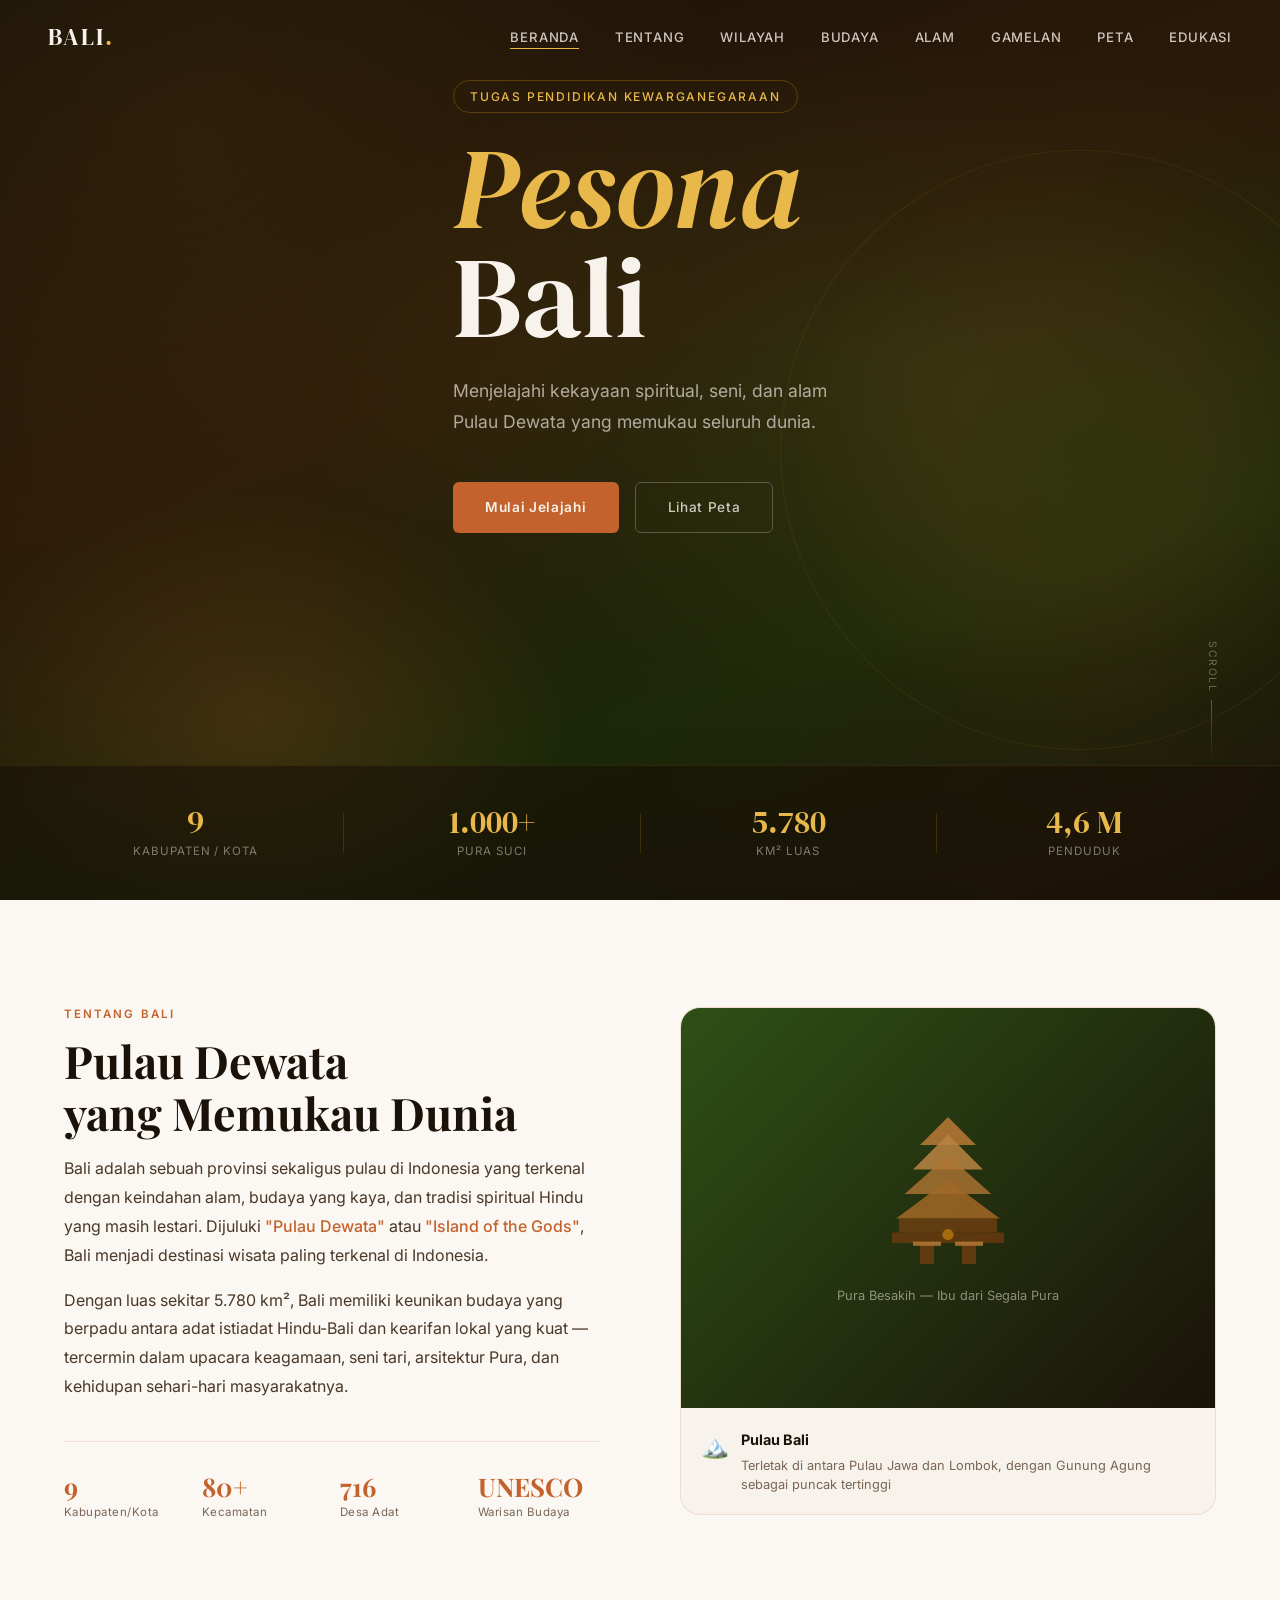
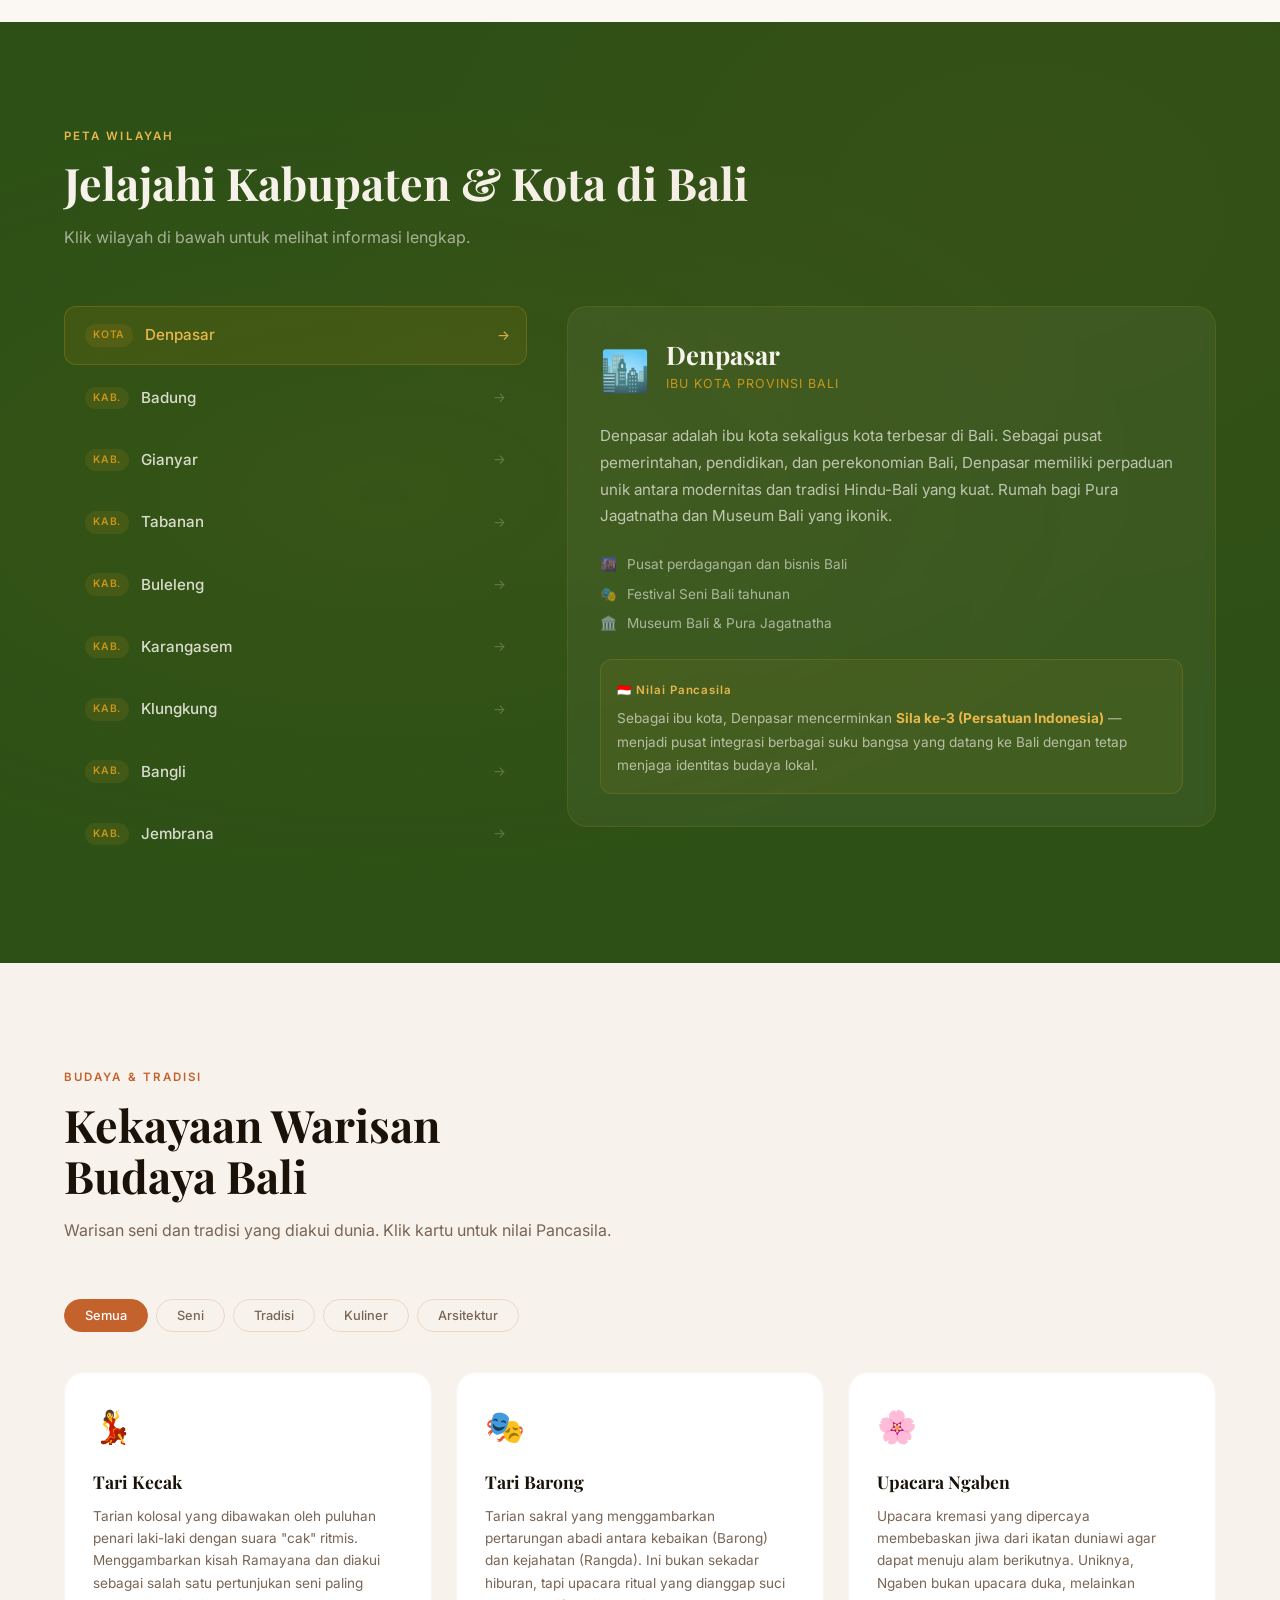
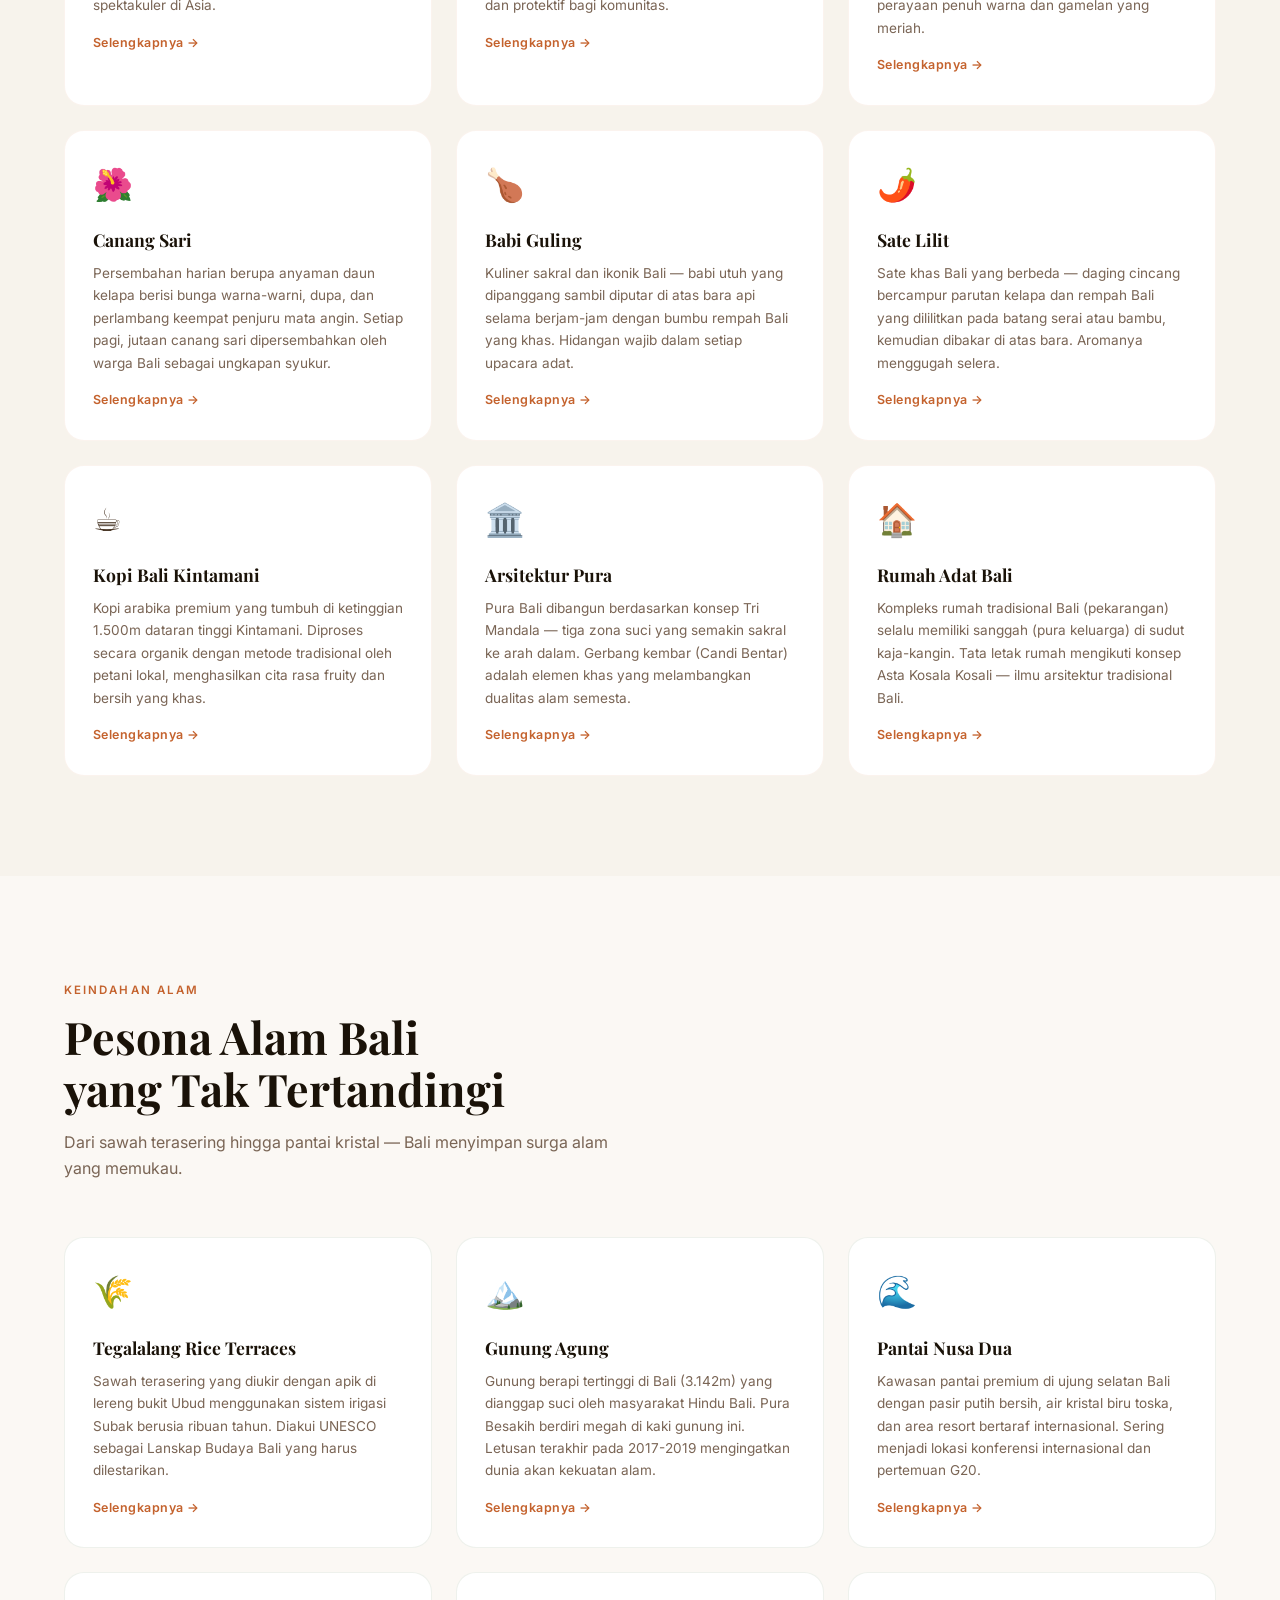
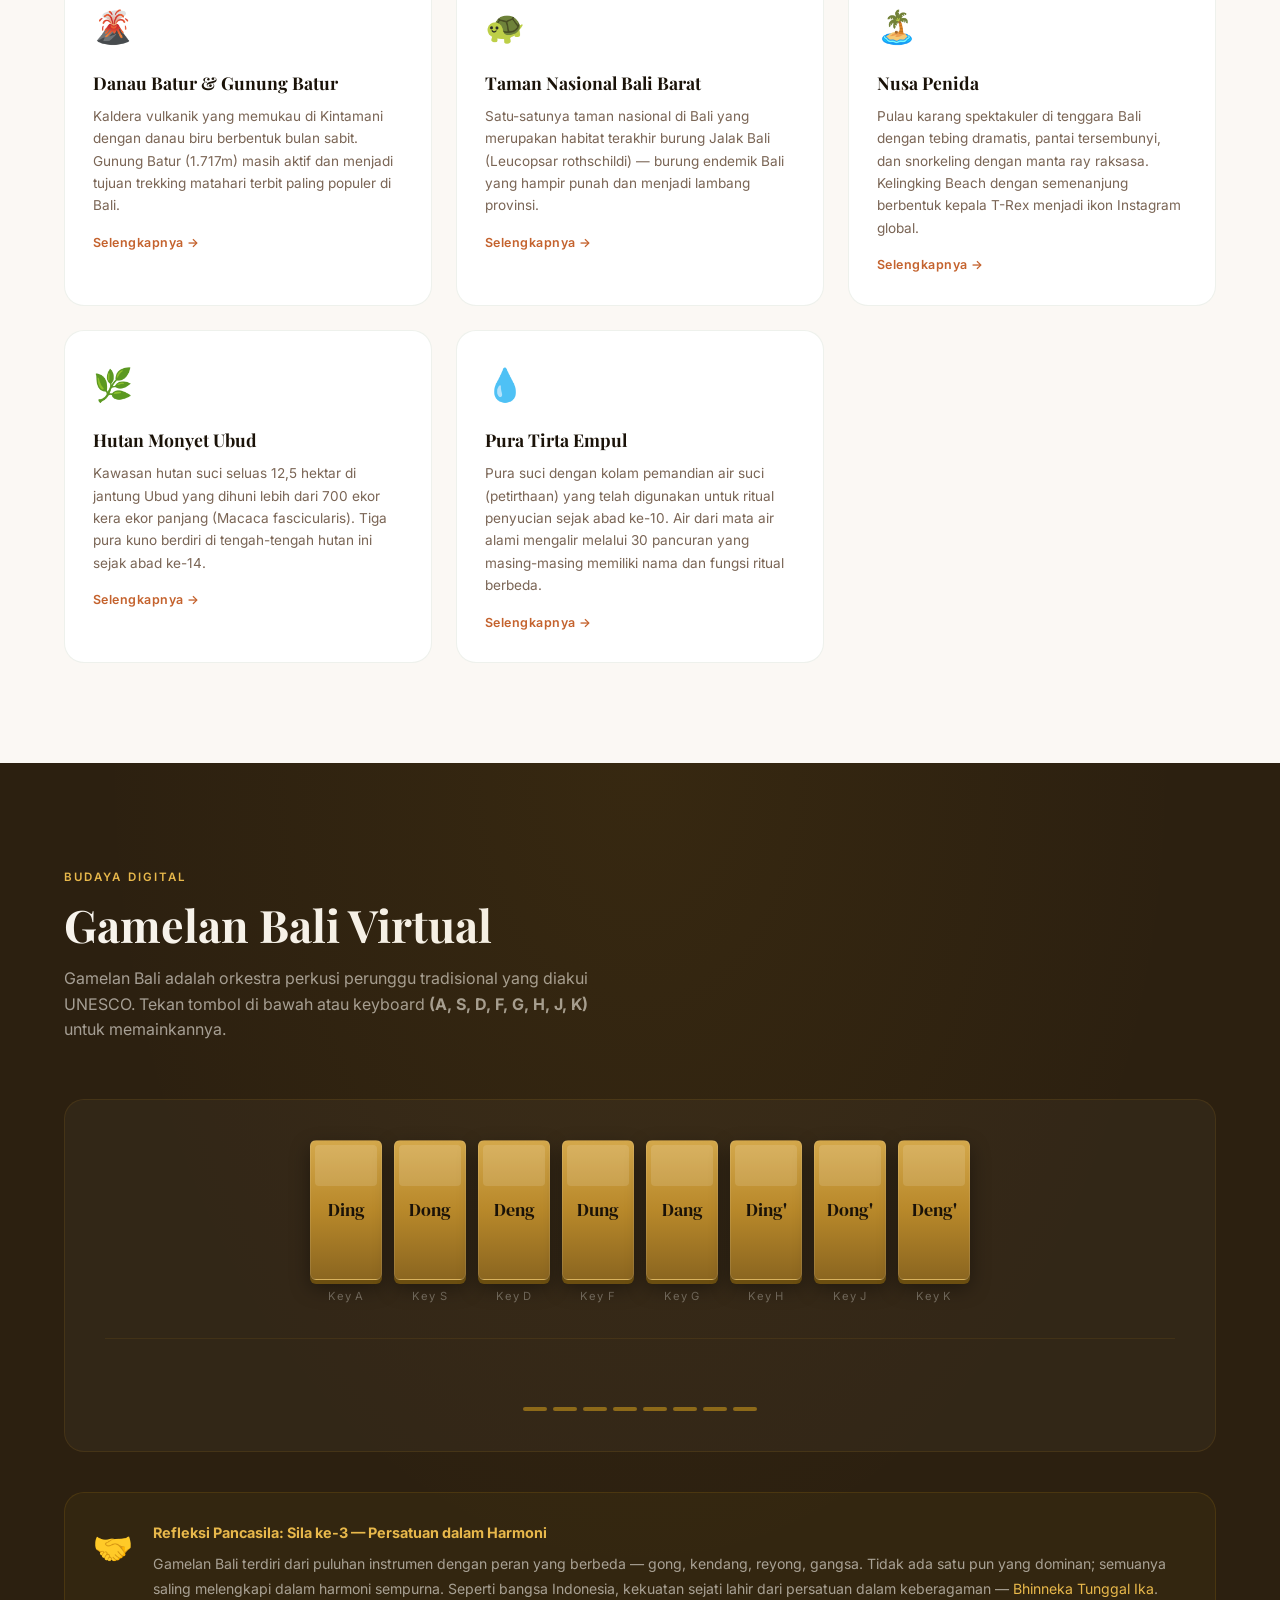
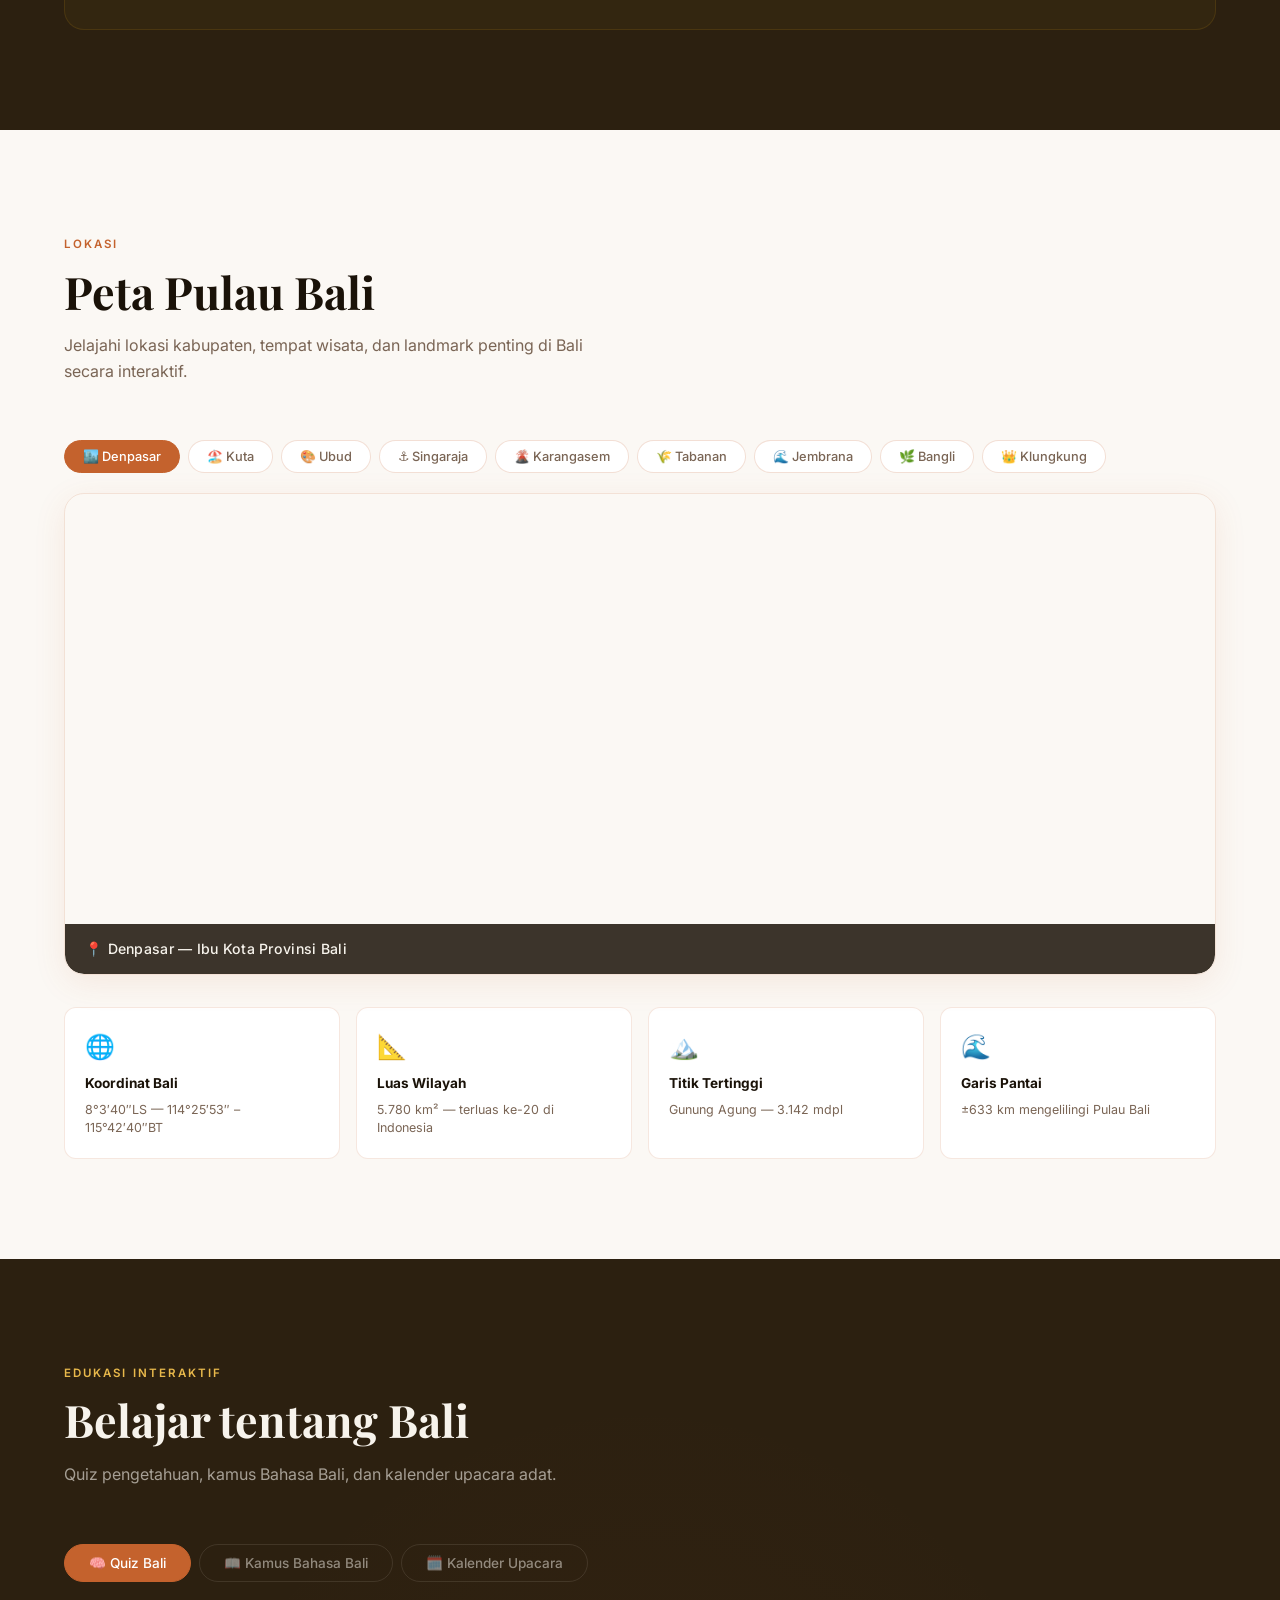
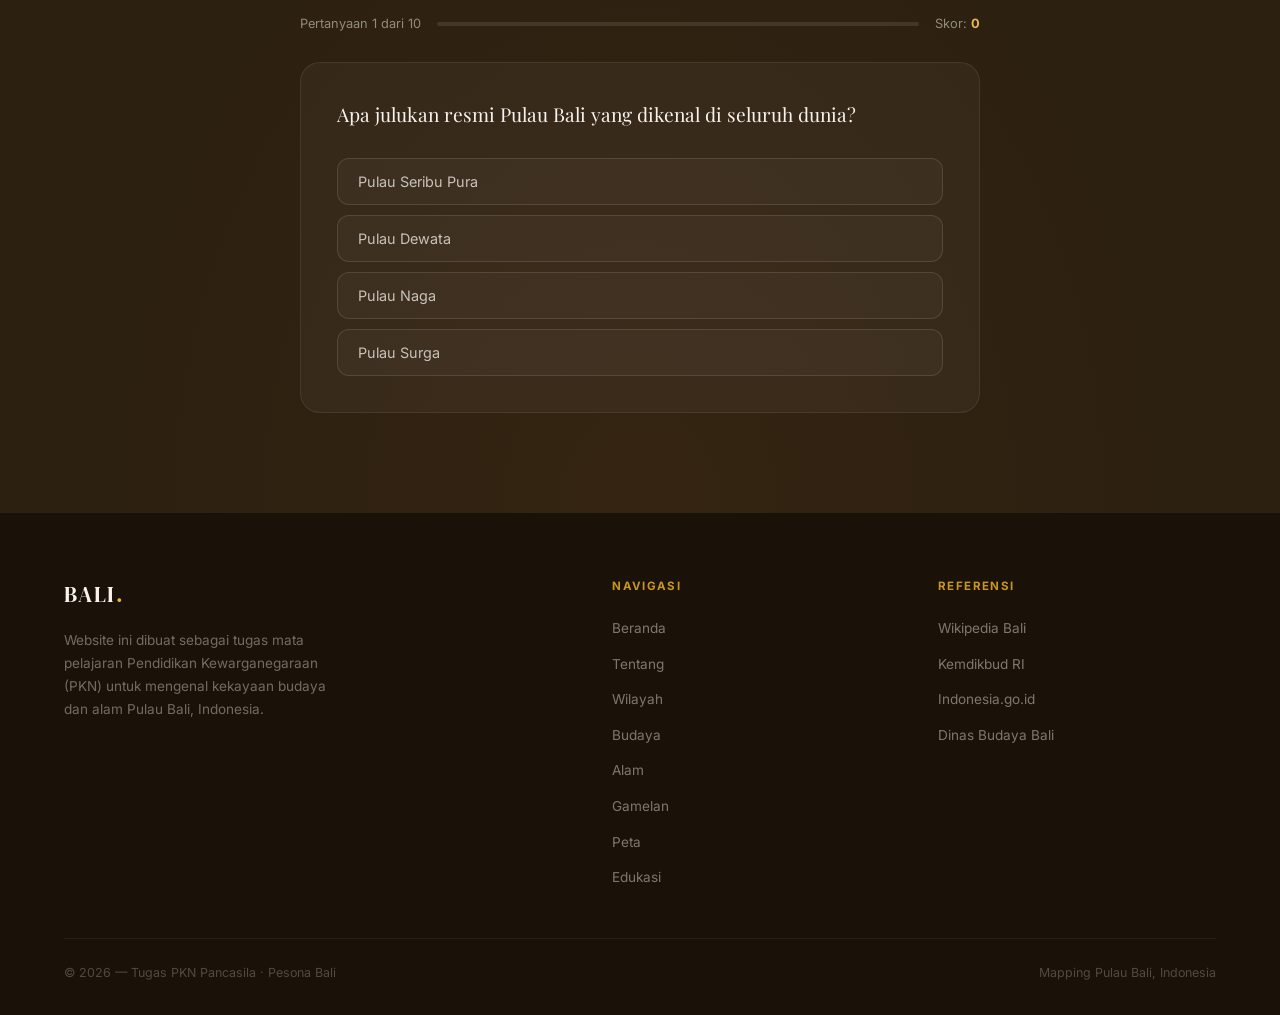
<file: index.html>
<!DOCTYPE html>
<html lang="id">
<head>
  <meta charset="UTF-8" />
  <meta name="viewport" content="width=device-width, initial-scale=1.0" />
  <title>Pesona Bali — Pulau Dewata Nusantara</title>
  <meta name="description" content="Menjelajahi kekayaan spiritual, budaya, dan alam Pulau Bali — Pulau Dewata yang memukau dunia." />
  <meta name="keywords" content="Bali, budaya Bali, wisata Bali, pura, gamelan, Indonesia, Denpasar" />
  <meta property="og:title" content="Pesona Bali — Pulau Dewata Nusantara" />
  <meta property="og:description" content="Menjelajahi kekayaan spiritual, budaya, dan alam Pulau Bali." />
  <meta property="og:type" content="website" />
  <link rel="preconnect" href="https://fonts.googleapis.com" />
  <link rel="preconnect" href="https://fonts.gstatic.com" crossorigin />
  <link href="https://fonts.googleapis.com/css2?family=Playfair+Display:ital,wght@0,400;0,700;1,400&family=Inter:wght@300;400;500;600&family=DM+Serif+Display:ital@0;1&display=swap" rel="stylesheet" />
  <link rel="stylesheet" href="style.css" />
</head>
<body>

  <!-- ===== NAVBAR ===== -->
  <nav class="navbar" id="navbar">
    <a href="#beranda" class="nav-logo">BALI<span>.</span></a>
    <button class="nav-toggle" id="navToggle" aria-label="Toggle menu">
      <span></span><span></span><span></span>
    </button>
    <ul class="nav-links" id="navLinks">
      <li><a href="#beranda" class="nav-link active">Beranda</a></li>
      <li><a href="#tentang" class="nav-link">Tentang</a></li>
      <li><a href="#wilayah" class="nav-link">Wilayah</a></li>
      <li><a href="#budaya" class="nav-link">Budaya</a></li>
      <li><a href="#alam" class="nav-link">Alam</a></li>
      <li><a href="#gamelan" class="nav-link">Gamelan</a></li>
      <li><a href="#peta" class="nav-link">Peta</a></li>
      <li><a href="#edukasi" class="nav-link">Edukasi</a></li>
    </ul>
  </nav>

  <!-- ===== HERO ===== -->
  <section class="hero" id="beranda">
    <div class="hero-bg">
      <div class="hero-pattern"></div>
    </div>
    <div class="hero-content">
      <span class="hero-eyebrow">Tugas Pendidikan Kewarganegaraan</span>
      <h1 class="hero-title">
        <em>Pesona</em><br />Bali
      </h1>
      <p class="hero-subtitle">
        Menjelajahi kekayaan spiritual, seni, dan alam<br />
        Pulau Dewata yang memukau seluruh dunia.
      </p>
      <div class="hero-cta">
        <a href="#tentang" class="btn-primary">Mulai Jelajahi</a>
        <a href="#wilayah" class="btn-outline">Lihat Peta</a>
      </div>
    </div>

    <div class="hero-stats">
      <div class="stat-item">
        <span class="stat-num">9</span>
        <span class="stat-label">Kabupaten / Kota</span>
      </div>
      <div class="stat-divider"></div>
      <div class="stat-item">
        <span class="stat-num">1.000+</span>
        <span class="stat-label">Pura Suci</span>
      </div>
      <div class="stat-divider"></div>
      <div class="stat-item">
        <span class="stat-num">5.780</span>
        <span class="stat-label">km² Luas</span>
      </div>
      <div class="stat-divider"></div>
      <div class="stat-item">
        <span class="stat-num">4,6 M</span>
        <span class="stat-label">Penduduk</span>
      </div>
    </div>

    <div class="hero-scroll">
      <span>Scroll</span>
      <div class="scroll-line"></div>
    </div>
  </section>

  <!-- ===== TENTANG ===== -->
  <section class="tentang" id="tentang">
    <div class="container">
      <div class="tentang-grid">
        <div class="tentang-text" data-reveal>
          <span class="section-eyebrow">Tentang Bali</span>
          <h2 class="section-title">Pulau Dewata<br />yang Memukau Dunia</h2>
          <p class="tentang-desc">
            Bali adalah sebuah provinsi sekaligus pulau di Indonesia yang terkenal dengan keindahan alam, budaya yang kaya, dan tradisi spiritual Hindu yang masih lestari. Dijuluki <em>"Pulau Dewata"</em> atau <em>"Island of the Gods"</em>, Bali menjadi destinasi wisata paling terkenal di Indonesia.
          </p>
          <p class="tentang-desc">
            Dengan luas sekitar 5.780 km², Bali memiliki keunikan budaya yang berpadu antara adat istiadat Hindu-Bali dan kearifan lokal yang kuat — tercermin dalam upacara keagamaan, seni tari, arsitektur Pura, dan kehidupan sehari-hari masyarakatnya.
          </p>
          <div class="tentang-facts">
            <div class="fact">
              <span class="fact-num">9</span>
              <span class="fact-label">Kabupaten/Kota</span>
            </div>
            <div class="fact">
              <span class="fact-num">80+</span>
              <span class="fact-label">Kecamatan</span>
            </div>
            <div class="fact">
              <span class="fact-num">716</span>
              <span class="fact-label">Desa Adat</span>
            </div>
            <div class="fact">
              <span class="fact-num">UNESCO</span>
              <span class="fact-label">Warisan Budaya</span>
            </div>
          </div>
        </div>

        <div class="tentang-visual" data-reveal>
          <div class="visual-card">
            <div class="visual-card-img">
              <div class="visual-placeholder">
                <div class="pura-icon">
                  <svg viewBox="0 0 200 220" xmlns="http://www.w3.org/2000/svg" class="pura-svg">
                    <!-- Meru tiers -->
                    <polygon points="100,10 140,50 60,50" fill="#C9813A" opacity="0.9"/>
                    <polygon points="100,35 150,85 50,85" fill="#D4924A" opacity="0.85"/>
                    <polygon points="100,65 162,120 38,120" fill="#C9813A" opacity="0.8"/>
                    <polygon points="100,100 174,155 26,155" fill="#B8722A" opacity="0.85"/>
                    <!-- Base -->
                    <rect x="30" y="155" width="140" height="20" rx="2" fill="#8B4513" opacity="0.7"/>
                    <rect x="20" y="175" width="160" height="15" rx="2" fill="#7A3D0F" opacity="0.8"/>
                    <!-- Gate pillars -->
                    <rect x="60" y="190" width="20" height="30" fill="#8B4513" opacity="0.7"/>
                    <rect x="120" y="190" width="20" height="30" fill="#8B4513" opacity="0.7"/>
                    <rect x="50" y="188" width="40" height="6" fill="#C9813A" opacity="0.9"/>
                    <rect x="110" y="188" width="40" height="6" fill="#C9813A" opacity="0.9"/>
                    <!-- Lotus -->
                    <circle cx="100" cy="178" r="8" fill="#F59E0B" opacity="0.6"/>
                  </svg>
                </div>
                <span>Pura Besakih — Ibu dari Segala Pura</span>
              </div>
            </div>
            <div class="visual-card-caption">
              <span class="caption-icon">🏔️</span>
              <div>
                <strong>Pulau Bali</strong>
                <p>Terletak di antara Pulau Jawa dan Lombok, dengan Gunung Agung sebagai puncak tertinggi</p>
              </div>
            </div>
          </div>
        </div>
      </div>
    </div>
  </section>

  <!-- ===== WILAYAH / PETA ===== -->
  <section class="wilayah" id="wilayah">
    <div class="container">
      <div class="section-header" data-reveal>
        <span class="section-eyebrow light">Peta Wilayah</span>
        <h2 class="section-title light">Jelajahi Kabupaten &amp; Kota di Bali</h2>
        <p class="section-sub light">Klik wilayah di bawah untuk melihat informasi lengkap.</p>
      </div>

      <div class="wilayah-layout">
        <div class="wilayah-list" data-reveal>
          <div class="wilayah-item active" data-wilayah="denpasar">
            <span class="wilayah-badge">Kota</span>
            <span class="wilayah-name">Denpasar</span>
            <span class="wilayah-arrow">→</span>
          </div>
          <div class="wilayah-item" data-wilayah="badung">
            <span class="wilayah-badge">Kab.</span>
            <span class="wilayah-name">Badung</span>
            <span class="wilayah-arrow">→</span>
          </div>
          <div class="wilayah-item" data-wilayah="gianyar">
            <span class="wilayah-badge">Kab.</span>
            <span class="wilayah-name">Gianyar</span>
            <span class="wilayah-arrow">→</span>
          </div>
          <div class="wilayah-item" data-wilayah="tabanan">
            <span class="wilayah-badge">Kab.</span>
            <span class="wilayah-name">Tabanan</span>
            <span class="wilayah-arrow">→</span>
          </div>
          <div class="wilayah-item" data-wilayah="buleleng">
            <span class="wilayah-badge">Kab.</span>
            <span class="wilayah-name">Buleleng</span>
            <span class="wilayah-arrow">→</span>
          </div>
          <div class="wilayah-item" data-wilayah="karangasem">
            <span class="wilayah-badge">Kab.</span>
            <span class="wilayah-name">Karangasem</span>
            <span class="wilayah-arrow">→</span>
          </div>
          <div class="wilayah-item" data-wilayah="klungkung">
            <span class="wilayah-badge">Kab.</span>
            <span class="wilayah-name">Klungkung</span>
            <span class="wilayah-arrow">→</span>
          </div>
          <div class="wilayah-item" data-wilayah="bangli">
            <span class="wilayah-badge">Kab.</span>
            <span class="wilayah-name">Bangli</span>
            <span class="wilayah-arrow">→</span>
          </div>
          <div class="wilayah-item" data-wilayah="jembrana">
            <span class="wilayah-badge">Kab.</span>
            <span class="wilayah-name">Jembrana</span>
            <span class="wilayah-arrow">→</span>
          </div>
        </div>

        <div class="wilayah-detail" data-reveal>
          <div class="detail-card" id="detailCard">
            <div class="detail-header">
              <span class="detail-emoji" id="detailEmoji">🏙️</span>
              <div>
                <h3 class="detail-name" id="detailName">Denpasar</h3>
                <span class="detail-type" id="detailType">Ibu Kota Provinsi Bali</span>
              </div>
            </div>
            <p class="detail-desc" id="detailDesc">
              Denpasar adalah ibu kota sekaligus kota terbesar di Bali. Sebagai pusat pemerintahan, pendidikan, dan perekonomian Bali, Denpasar memiliki perpaduan unik antara modernitas dan tradisi Hindu-Bali yang kuat. Rumah bagi Pura Jagatnatha dan Museum Bali yang ikonik.
            </p>
            <div class="detail-facts" id="detailFacts">
              <div class="dfact"><span>🌆</span><span>Pusat Perdagangan Bali</span></div>
              <div class="dfact"><span>🎭</span><span>Festival Seni Bali tahunan</span></div>
              <div class="dfact"><span>🏛️</span><span>Museum & Pura bersejarah</span></div>
            </div>
            <div class="detail-pancasila">
              <span class="pancasila-badge">🇮🇩 Nilai Pancasila</span>
              <p id="detailPancasila">Sebagai ibu kota, Denpasar mencerminkan <strong>Sila ke-3 (Persatuan Indonesia)</strong> — menjadi pusat integrasi berbagai suku bangsa yang datang ke Bali dengan tetap menjaga identitas budaya lokal.</p>
            </div>
          </div>
        </div>
      </div>
    </div>
  </section>

  <!-- ===== BUDAYA ===== -->
  <section class="budaya" id="budaya">
    <div class="container">
      <div class="section-header" data-reveal>
        <span class="section-eyebrow">Budaya &amp; Tradisi</span>
        <h2 class="section-title">Kekayaan Warisan<br />Budaya Bali</h2>
        <p class="section-sub">Warisan seni dan tradisi yang diakui dunia. Klik kartu untuk nilai Pancasila.</p>
      </div>

      <div class="filter-bar" data-reveal>
        <button class="filter-btn active" data-filter="all">Semua</button>
        <button class="filter-btn" data-filter="seni">Seni</button>
        <button class="filter-btn" data-filter="tradisi">Tradisi</button>
        <button class="filter-btn" data-filter="kuliner">Kuliner</button>
        <button class="filter-btn" data-filter="arsitektur">Arsitektur</button>
      </div>

      <div class="budaya-grid" id="budayaGrid">
        <!-- Cards generated by JS -->
      </div>
    </div>
  </section>

  <!-- ===== ALAM ===== -->
  <section class="alam" id="alam">
    <div class="container">
      <div class="section-header" data-reveal>
        <span class="section-eyebrow">Keindahan Alam</span>
        <h2 class="section-title">Pesona Alam Bali<br />yang Tak Tertandingi</h2>
        <p class="section-sub">Dari sawah terasering hingga pantai kristal — Bali menyimpan surga alam yang memukau.</p>
      </div>

      <div class="alam-grid" id="alamGrid">
        <!-- Cards generated by JS -->
      </div>
    </div>
  </section>

  <!-- ===== GAMELAN ===== -->
  <section class="gamelan-section" id="gamelan">
    <div class="container">
      <div class="section-header" data-reveal>
        <span class="section-eyebrow light">Budaya Digital</span>
        <h2 class="section-title light">Gamelan Bali Virtual</h2>
        <p class="section-sub light">
          Gamelan Bali adalah orkestra perkusi perunggu tradisional yang diakui UNESCO. Tekan tombol di bawah atau keyboard <strong>(A, S, D, F, G, H, J, K)</strong> untuk memainkannya.
        </p>
      </div>

      <div class="gamelan-container" data-reveal>
        <div class="gamelan-keys" id="gamelanKeys">
          <!-- Keys generated by JS -->
        </div>
        <div class="gamelan-visualizer" id="visualizer">
          <div class="viz-bars">
            <div class="viz-bar" id="vbar0"></div>
            <div class="viz-bar" id="vbar1"></div>
            <div class="viz-bar" id="vbar2"></div>
            <div class="viz-bar" id="vbar3"></div>
            <div class="viz-bar" id="vbar4"></div>
            <div class="viz-bar" id="vbar5"></div>
            <div class="viz-bar" id="vbar6"></div>
            <div class="viz-bar" id="vbar7"></div>
          </div>
        </div>
      </div>

      <div class="pancasila-note" data-reveal>
        <span class="pancasila-icon">🤝</span>
        <div>
          <strong>Refleksi Pancasila: Sila ke-3 — Persatuan dalam Harmoni</strong>
          <p>Gamelan Bali terdiri dari puluhan instrumen dengan peran yang berbeda — gong, kendang, reyong, gangsa. Tidak ada satu pun yang dominan; semuanya saling melengkapi dalam harmoni sempurna. Seperti bangsa Indonesia, kekuatan sejati lahir dari persatuan dalam keberagaman — <em>Bhinneka Tunggal Ika</em>.</p>
        </div>
      </div>
    </div>
  </section>

  <!-- ===== PETA ===== -->
  <section class="peta-section" id="peta">
    <div class="container">
      <div class="section-header" data-reveal>
        <span class="section-eyebrow">Lokasi</span>
        <h2 class="section-title">Peta Pulau Bali</h2>
        <p class="section-sub">Jelajahi lokasi kabupaten, tempat wisata, dan landmark penting di Bali secara interaktif.</p>
      </div>

      <!-- Marker Buttons -->
      <div class="peta-markers" data-reveal>
        <button class="marker-btn active" data-lat="-8.6705" data-lng="115.2126" data-zoom="13" data-label="Denpasar">🏙️ Denpasar</button>
        <button class="marker-btn" data-lat="-8.7832" data-lng="115.1686" data-zoom="13" data-label="Kuta - Badung">🏖️ Kuta</button>
        <button class="marker-btn" data-lat="-8.5069" data-lng="115.2625" data-zoom="13" data-label="Ubud - Gianyar">🎨 Ubud</button>
        <button class="marker-btn" data-lat="-8.2748" data-lng="115.0328" data-zoom="13" data-label="Singaraja - Buleleng">⚓ Singaraja</button>
        <button class="marker-btn" data-lat="-8.4539" data-lng="115.6119" data-zoom="13" data-label="Karangasem">🌋 Karangasem</button>
        <button class="marker-btn" data-lat="-8.5445" data-lng="115.1050" data-zoom="13" data-label="Tabanan">🌾 Tabanan</button>
        <button class="marker-btn" data-lat="-8.1721" data-lng="114.6228" data-zoom="13" data-label="Jembrana">🌊 Jembrana</button>
        <button class="marker-btn" data-lat="-8.4588" data-lng="115.3614" data-zoom="13" data-label="Bangli">🌿 Bangli</button>
        <button class="marker-btn" data-lat="-8.5398" data-lng="115.4057" data-zoom="13" data-label="Klungkung">👑 Klungkung</button>
      </div>

      <!-- Map Embed -->
      <div class="peta-wrap" data-reveal>
        <iframe
          id="petaFrame"
          class="peta-iframe"
          src="https://maps.google.com/maps?q=-8.6705,115.2126&z=10&output=embed&hl=id"
          allowfullscreen
          loading="lazy"
          referrerpolicy="no-referrer-when-downgrade"
          title="Peta Bali">
        </iframe>
        <div class="peta-label" id="petaLabel">📍 Denpasar — Ibu Kota Provinsi Bali</div>
      </div>

      <!-- Info singkat -->
      <div class="peta-info-grid" data-reveal>
        <div class="peta-info-card">
          <span class="peta-info-icon">🌐</span>
          <strong>Koordinat Bali</strong>
          <p>8°3′40″LS — 114°25′53″ – 115°42′40″BT</p>
        </div>
        <div class="peta-info-card">
          <span class="peta-info-icon">📐</span>
          <strong>Luas Wilayah</strong>
          <p>5.780 km² — terluas ke-20 di Indonesia</p>
        </div>
        <div class="peta-info-card">
          <span class="peta-info-icon">🏔️</span>
          <strong>Titik Tertinggi</strong>
          <p>Gunung Agung — 3.142 mdpl</p>
        </div>
        <div class="peta-info-card">
          <span class="peta-info-icon">🌊</span>
          <strong>Garis Pantai</strong>
          <p>±633 km mengelilingi Pulau Bali</p>
        </div>
      </div>
    </div>
  </section>

  <!-- ===== EDUKASI ===== -->
  <section class="edukasi-section" id="edukasi">
    <div class="container">
      <div class="section-header" data-reveal>
        <span class="section-eyebrow light">Edukasi Interaktif</span>
        <h2 class="section-title light">Belajar tentang Bali</h2>
        <p class="section-sub light">Quiz pengetahuan, kamus Bahasa Bali, dan kalender upacara adat.</p>
      </div>

      <!-- Tab Navigation -->
      <div class="edu-tabs" data-reveal>
        <button class="edu-tab active" data-tab="quiz">🧠 Quiz Bali</button>
        <button class="edu-tab" data-tab="kamus">📖 Kamus Bahasa Bali</button>
        <button class="edu-tab" data-tab="kalender">🗓️ Kalender Upacara</button>
      </div>

      <!-- Tab: Quiz -->
      <div class="edu-panel active" id="tab-quiz" data-reveal>
        <div class="quiz-container">
          <div class="quiz-header">
            <span class="quiz-progress-label">Pertanyaan <span id="qNum">1</span> dari <span id="qTotal">10</span></span>
            <div class="quiz-progress-bar"><div class="quiz-progress-fill" id="qProgress"></div></div>
            <span class="quiz-score-label">Skor: <span id="qScore">0</span></span>
          </div>
          <div class="quiz-card" id="quizCard">
            <p class="quiz-question" id="quizQuestion">Memuat soal...</p>
            <div class="quiz-options" id="quizOptions"></div>
          </div>
          <div class="quiz-result hidden" id="quizResult">
            <div class="result-emoji" id="resultEmoji"></div>
            <h3 id="resultTitle"></h3>
            <p id="resultDesc"></p>
            <div class="result-score" id="resultScore"></div>
            <button class="btn-primary" id="quizRetry" onclick="restartQuiz()">🔄 Ulangi Quiz</button>
          </div>
        </div>
      </div>

      <!-- Tab: Kamus -->
      <div class="edu-panel" id="tab-kamus">
        <div class="kamus-search">
          <input type="text" id="kamusSearch" placeholder="Cari kata dalam Bahasa Bali..." class="kamus-input" />
        </div>
        <div class="kamus-grid" id="kamusGrid"></div>
      </div>

      <!-- Tab: Kalender -->
      <div class="edu-panel" id="tab-kalender">
        <div class="kalender-grid" id="kalenderGrid"></div>
      </div>

    </div>
  </section>

  <!-- ===== FOOTER ===== -->
  <footer class="footer">
    <div class="container">
      <div class="footer-grid">
        <div class="footer-brand">
          <span class="footer-logo">BALI<span>.</span></span>
          <p>Website ini dibuat sebagai tugas mata pelajaran Pendidikan Kewarganegaraan (PKN) untuk mengenal kekayaan budaya dan alam Pulau Bali, Indonesia.</p>
        </div>
        <div class="footer-nav">
          <h4>Navigasi</h4>
          <ul>
            <li><a href="#beranda">Beranda</a></li>
            <li><a href="#tentang">Tentang</a></li>
            <li><a href="#wilayah">Wilayah</a></li>
            <li><a href="#budaya">Budaya</a></li>
            <li><a href="#alam">Alam</a></li>
            <li><a href="#gamelan">Gamelan</a></li>
            <li><a href="#peta">Peta</a></li>
            <li><a href="#edukasi">Edukasi</a></li>
          </ul>
        </div>
        <div class="footer-nav">
          <h4>Referensi</h4>
          <ul>
            <li><a href="https://id.wikipedia.org/wiki/Bali" target="_blank" rel="noopener">Wikipedia Bali</a></li>
            <li><a href="https://kemdikbud.go.id" target="_blank" rel="noopener">Kemdikbud RI</a></li>
            <li><a href="https://indonesia.go.id" target="_blank" rel="noopener">Indonesia.go.id</a></li>
            <li><a href="https://disbud.baliprov.go.id" target="_blank" rel="noopener">Dinas Budaya Bali</a></li>
          </ul>
        </div>
      </div>
      <div class="footer-bottom">
        <p>© 2026 — Tugas PKN Pancasila · Pesona Bali</p>
        <p>Mapping Pulau Bali, Indonesia</p>
      </div>
    </div>
  </footer>

  <!-- Modal -->
  <div class="modal-overlay" id="modalOverlay">
    <div class="modal" id="modal">
      <button class="modal-close" id="modalClose">✕</button>
      <div class="modal-emoji" id="modalEmoji"></div>
      <h3 class="modal-title" id="modalTitle"></h3>
      <p class="modal-desc" id="modalDesc"></p>
      <div class="modal-trivia" id="modalTrivia"></div>
      <div class="modal-pancasila" id="modalPancasila"></div>
    </div>
  </div>

  <script src="app.js"></script>
</body>
</html>
</file>
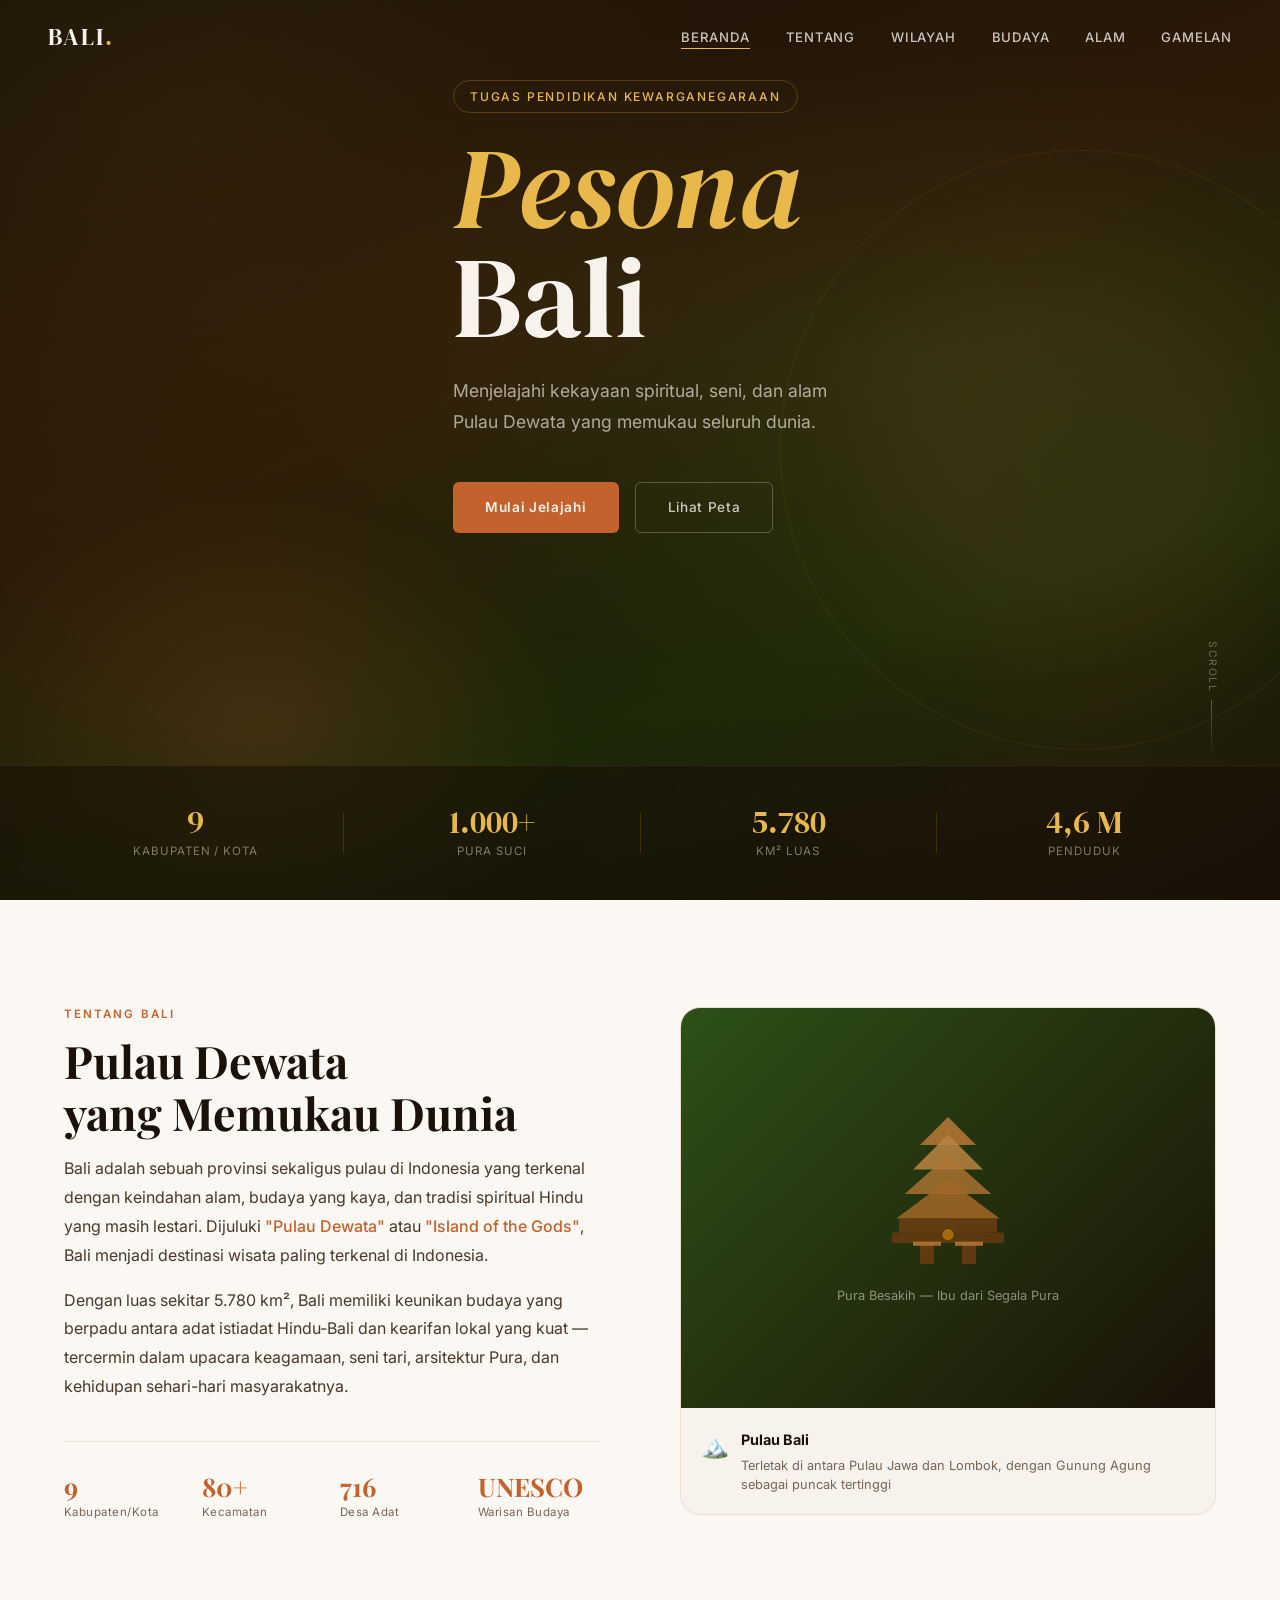
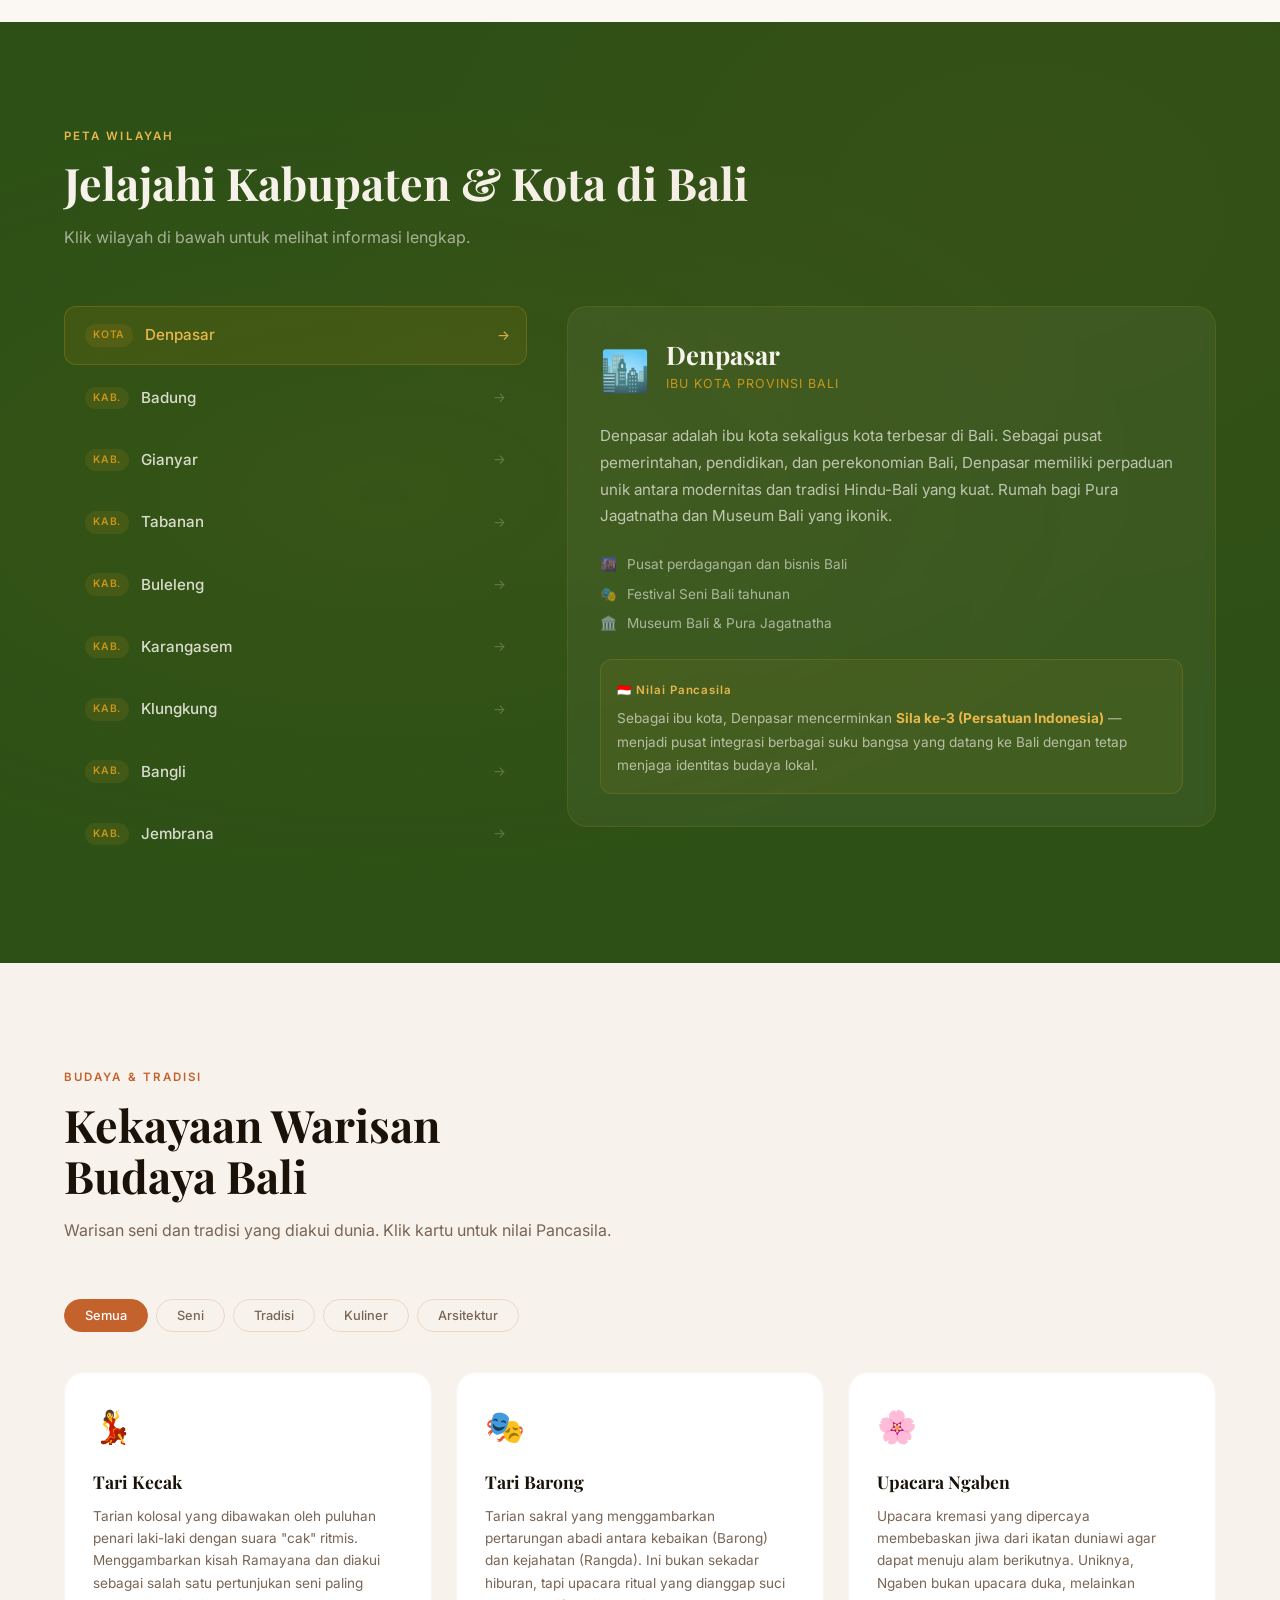
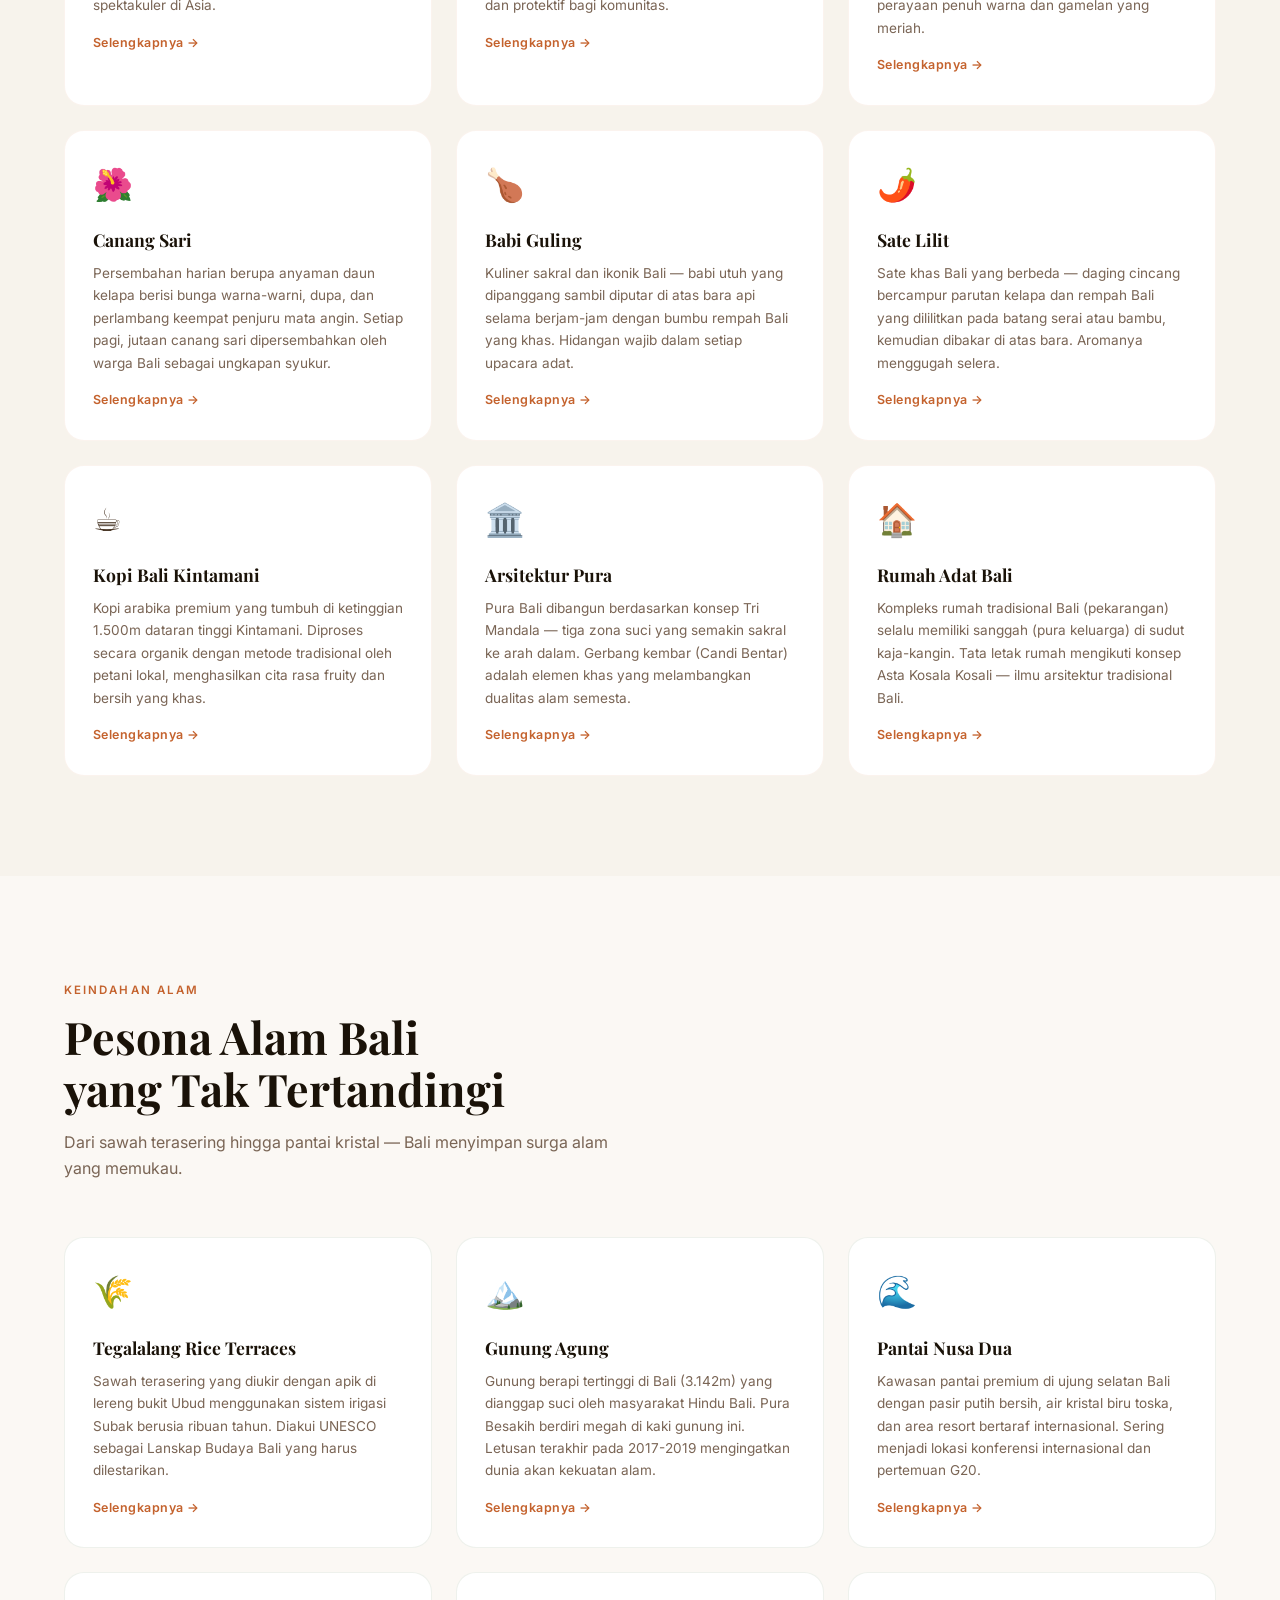
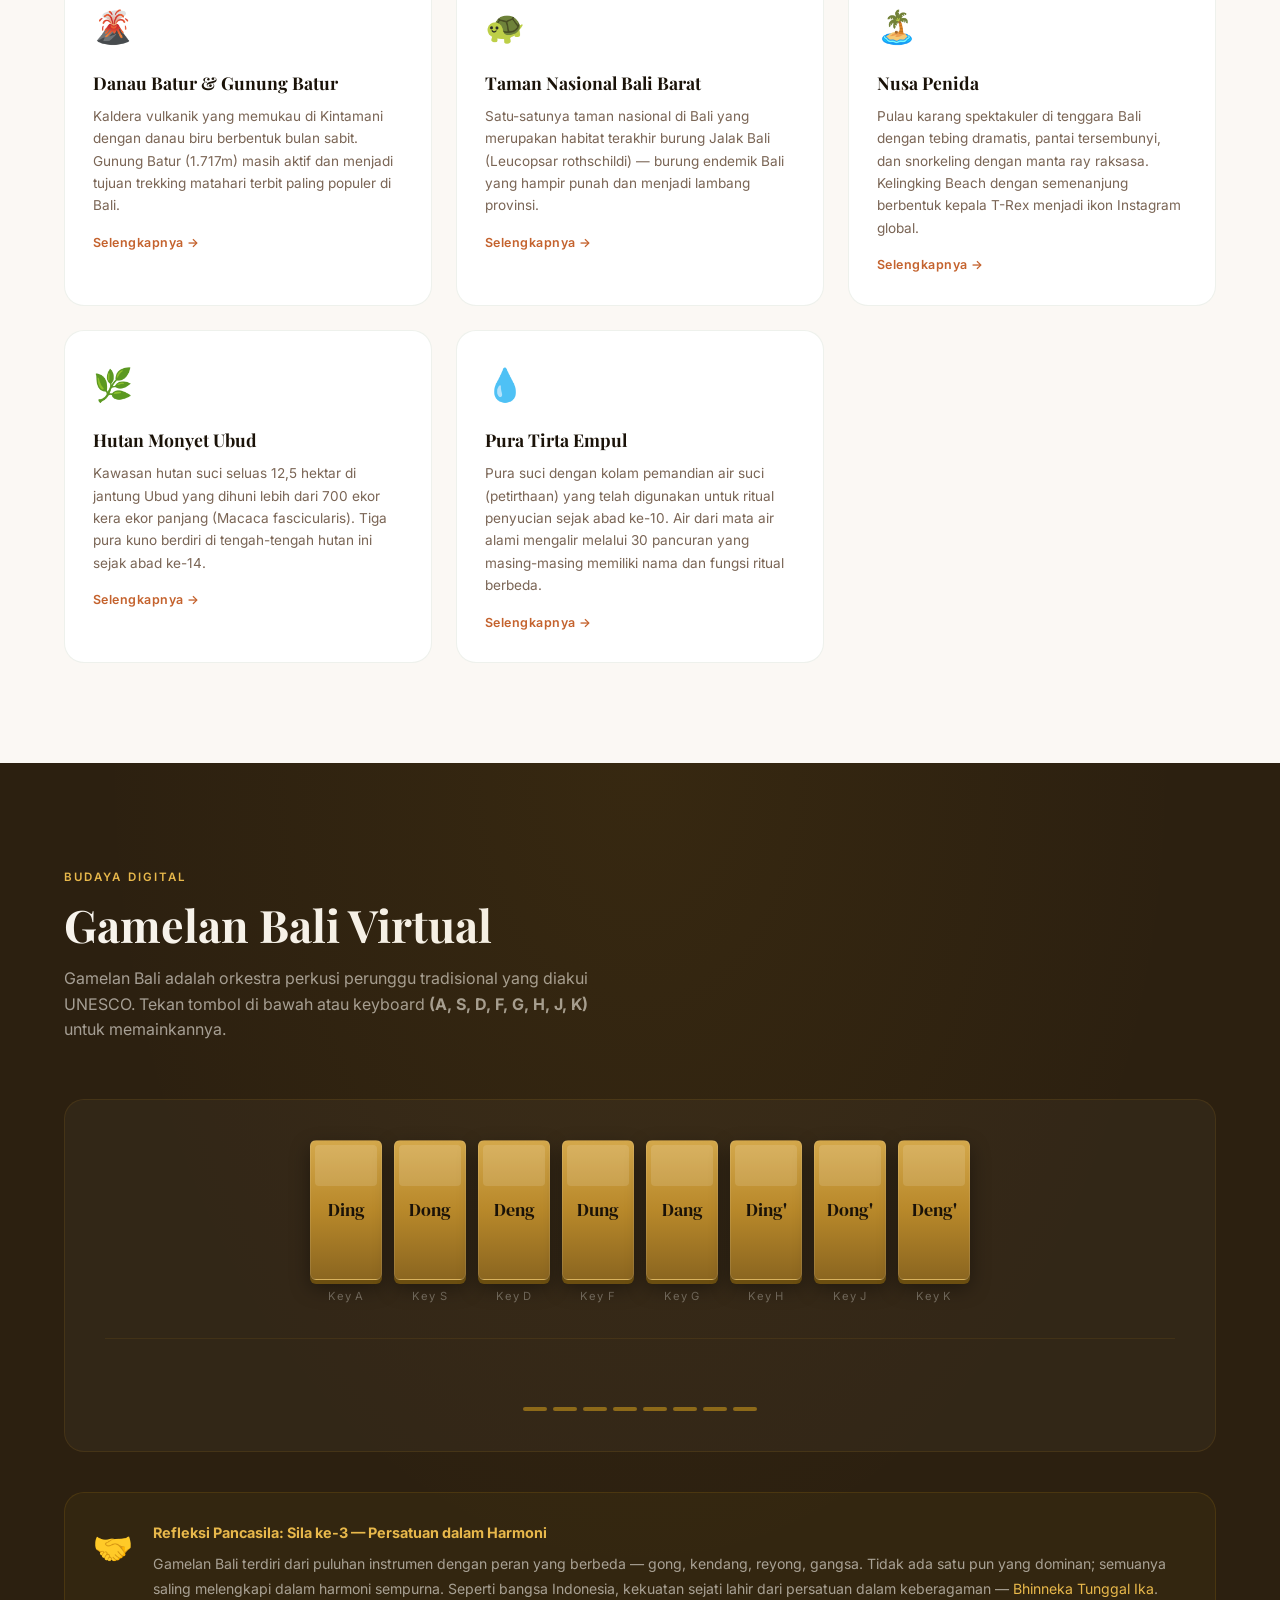
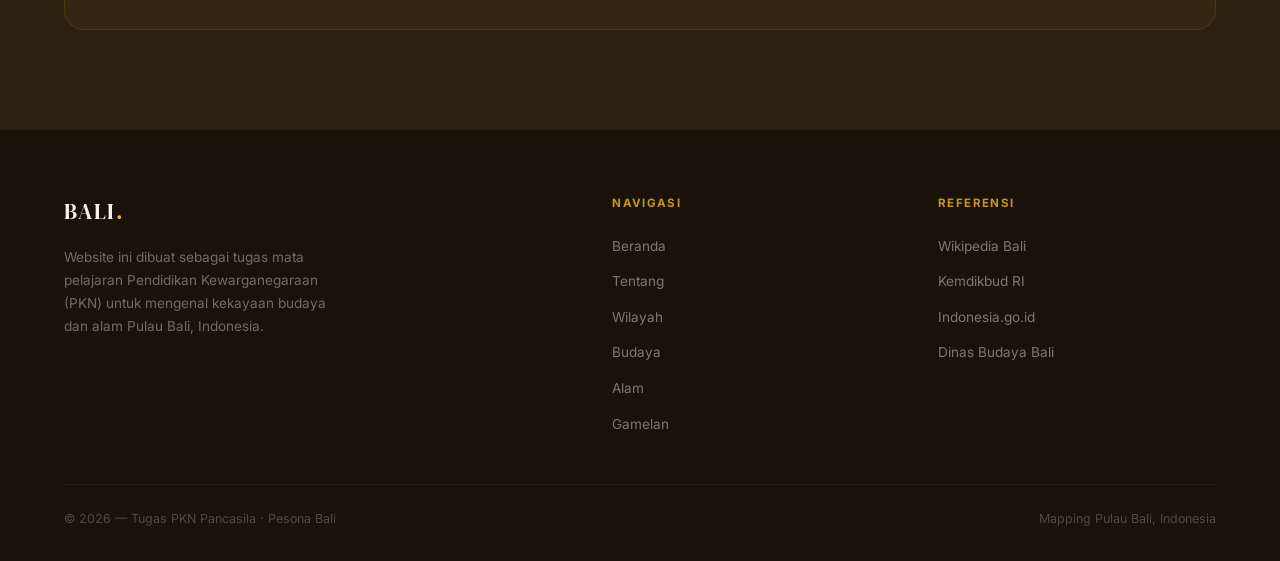
<file: index (1).html>
<!DOCTYPE html>
<html lang="id">
<head>
  <meta charset="UTF-8" />
  <meta name="viewport" content="width=device-width, initial-scale=1.0" />
  <title>Pesona Bali — Pulau Dewata Nusantara</title>
  <meta name="description" content="Menjelajahi kekayaan spiritual, budaya, dan alam Pulau Bali — Pulau Dewata yang memukau dunia." />
  <meta name="keywords" content="Bali, budaya Bali, wisata Bali, pura, gamelan, Indonesia, Denpasar" />
  <meta property="og:title" content="Pesona Bali — Pulau Dewata Nusantara" />
  <meta property="og:description" content="Menjelajahi kekayaan spiritual, budaya, dan alam Pulau Bali." />
  <meta property="og:type" content="website" />
  <link rel="preconnect" href="https://fonts.googleapis.com" />
  <link rel="preconnect" href="https://fonts.gstatic.com" crossorigin />
  <link href="https://fonts.googleapis.com/css2?family=Playfair+Display:ital,wght@0,400;0,700;1,400&family=Inter:wght@300;400;500;600&family=DM+Serif+Display:ital@0;1&display=swap" rel="stylesheet" />
  <link rel="stylesheet" href="style.css" />
</head>
<body>

  <!-- ===== NAVBAR ===== -->
  <nav class="navbar" id="navbar">
    <a href="#beranda" class="nav-logo">BALI<span>.</span></a>
    <button class="nav-toggle" id="navToggle" aria-label="Toggle menu">
      <span></span><span></span><span></span>
    </button>
    <ul class="nav-links" id="navLinks">
      <li><a href="#beranda" class="nav-link active">Beranda</a></li>
      <li><a href="#tentang" class="nav-link">Tentang</a></li>
      <li><a href="#wilayah" class="nav-link">Wilayah</a></li>
      <li><a href="#budaya" class="nav-link">Budaya</a></li>
      <li><a href="#alam" class="nav-link">Alam</a></li>
      <li><a href="#gamelan" class="nav-link">Gamelan</a></li>
    </ul>
  </nav>

  <!-- ===== HERO ===== -->
  <section class="hero" id="beranda">
    <div class="hero-bg">
      <div class="hero-pattern"></div>
    </div>
    <div class="hero-content">
      <span class="hero-eyebrow">Tugas Pendidikan Kewarganegaraan</span>
      <h1 class="hero-title">
        <em>Pesona</em><br />Bali
      </h1>
      <p class="hero-subtitle">
        Menjelajahi kekayaan spiritual, seni, dan alam<br />
        Pulau Dewata yang memukau seluruh dunia.
      </p>
      <div class="hero-cta">
        <a href="#tentang" class="btn-primary">Mulai Jelajahi</a>
        <a href="#wilayah" class="btn-outline">Lihat Peta</a>
      </div>
    </div>

    <div class="hero-stats">
      <div class="stat-item">
        <span class="stat-num">9</span>
        <span class="stat-label">Kabupaten / Kota</span>
      </div>
      <div class="stat-divider"></div>
      <div class="stat-item">
        <span class="stat-num">1.000+</span>
        <span class="stat-label">Pura Suci</span>
      </div>
      <div class="stat-divider"></div>
      <div class="stat-item">
        <span class="stat-num">5.780</span>
        <span class="stat-label">km² Luas</span>
      </div>
      <div class="stat-divider"></div>
      <div class="stat-item">
        <span class="stat-num">4,6 M</span>
        <span class="stat-label">Penduduk</span>
      </div>
    </div>

    <div class="hero-scroll">
      <span>Scroll</span>
      <div class="scroll-line"></div>
    </div>
  </section>

  <!-- ===== TENTANG ===== -->
  <section class="tentang" id="tentang">
    <div class="container">
      <div class="tentang-grid">
        <div class="tentang-text" data-reveal>
          <span class="section-eyebrow">Tentang Bali</span>
          <h2 class="section-title">Pulau Dewata<br />yang Memukau Dunia</h2>
          <p class="tentang-desc">
            Bali adalah sebuah provinsi sekaligus pulau di Indonesia yang terkenal dengan keindahan alam, budaya yang kaya, dan tradisi spiritual Hindu yang masih lestari. Dijuluki <em>"Pulau Dewata"</em> atau <em>"Island of the Gods"</em>, Bali menjadi destinasi wisata paling terkenal di Indonesia.
          </p>
          <p class="tentang-desc">
            Dengan luas sekitar 5.780 km², Bali memiliki keunikan budaya yang berpadu antara adat istiadat Hindu-Bali dan kearifan lokal yang kuat — tercermin dalam upacara keagamaan, seni tari, arsitektur Pura, dan kehidupan sehari-hari masyarakatnya.
          </p>
          <div class="tentang-facts">
            <div class="fact">
              <span class="fact-num">9</span>
              <span class="fact-label">Kabupaten/Kota</span>
            </div>
            <div class="fact">
              <span class="fact-num">80+</span>
              <span class="fact-label">Kecamatan</span>
            </div>
            <div class="fact">
              <span class="fact-num">716</span>
              <span class="fact-label">Desa Adat</span>
            </div>
            <div class="fact">
              <span class="fact-num">UNESCO</span>
              <span class="fact-label">Warisan Budaya</span>
            </div>
          </div>
        </div>

        <div class="tentang-visual" data-reveal>
          <div class="visual-card">
            <div class="visual-card-img">
              <div class="visual-placeholder">
                <div class="pura-icon">
                  <svg viewBox="0 0 200 220" xmlns="http://www.w3.org/2000/svg" class="pura-svg">
                    <!-- Meru tiers -->
                    <polygon points="100,10 140,50 60,50" fill="#C9813A" opacity="0.9"/>
                    <polygon points="100,35 150,85 50,85" fill="#D4924A" opacity="0.85"/>
                    <polygon points="100,65 162,120 38,120" fill="#C9813A" opacity="0.8"/>
                    <polygon points="100,100 174,155 26,155" fill="#B8722A" opacity="0.85"/>
                    <!-- Base -->
                    <rect x="30" y="155" width="140" height="20" rx="2" fill="#8B4513" opacity="0.7"/>
                    <rect x="20" y="175" width="160" height="15" rx="2" fill="#7A3D0F" opacity="0.8"/>
                    <!-- Gate pillars -->
                    <rect x="60" y="190" width="20" height="30" fill="#8B4513" opacity="0.7"/>
                    <rect x="120" y="190" width="20" height="30" fill="#8B4513" opacity="0.7"/>
                    <rect x="50" y="188" width="40" height="6" fill="#C9813A" opacity="0.9"/>
                    <rect x="110" y="188" width="40" height="6" fill="#C9813A" opacity="0.9"/>
                    <!-- Lotus -->
                    <circle cx="100" cy="178" r="8" fill="#F59E0B" opacity="0.6"/>
                  </svg>
                </div>
                <span>Pura Besakih — Ibu dari Segala Pura</span>
              </div>
            </div>
            <div class="visual-card-caption">
              <span class="caption-icon">🏔️</span>
              <div>
                <strong>Pulau Bali</strong>
                <p>Terletak di antara Pulau Jawa dan Lombok, dengan Gunung Agung sebagai puncak tertinggi</p>
              </div>
            </div>
          </div>
        </div>
      </div>
    </div>
  </section>

  <!-- ===== WILAYAH / PETA ===== -->
  <section class="wilayah" id="wilayah">
    <div class="container">
      <div class="section-header" data-reveal>
        <span class="section-eyebrow light">Peta Wilayah</span>
        <h2 class="section-title light">Jelajahi Kabupaten &amp; Kota di Bali</h2>
        <p class="section-sub light">Klik wilayah di bawah untuk melihat informasi lengkap.</p>
      </div>

      <div class="wilayah-layout">
        <div class="wilayah-list" data-reveal>
          <div class="wilayah-item active" data-wilayah="denpasar">
            <span class="wilayah-badge">Kota</span>
            <span class="wilayah-name">Denpasar</span>
            <span class="wilayah-arrow">→</span>
          </div>
          <div class="wilayah-item" data-wilayah="badung">
            <span class="wilayah-badge">Kab.</span>
            <span class="wilayah-name">Badung</span>
            <span class="wilayah-arrow">→</span>
          </div>
          <div class="wilayah-item" data-wilayah="gianyar">
            <span class="wilayah-badge">Kab.</span>
            <span class="wilayah-name">Gianyar</span>
            <span class="wilayah-arrow">→</span>
          </div>
          <div class="wilayah-item" data-wilayah="tabanan">
            <span class="wilayah-badge">Kab.</span>
            <span class="wilayah-name">Tabanan</span>
            <span class="wilayah-arrow">→</span>
          </div>
          <div class="wilayah-item" data-wilayah="buleleng">
            <span class="wilayah-badge">Kab.</span>
            <span class="wilayah-name">Buleleng</span>
            <span class="wilayah-arrow">→</span>
          </div>
          <div class="wilayah-item" data-wilayah="karangasem">
            <span class="wilayah-badge">Kab.</span>
            <span class="wilayah-name">Karangasem</span>
            <span class="wilayah-arrow">→</span>
          </div>
          <div class="wilayah-item" data-wilayah="klungkung">
            <span class="wilayah-badge">Kab.</span>
            <span class="wilayah-name">Klungkung</span>
            <span class="wilayah-arrow">→</span>
          </div>
          <div class="wilayah-item" data-wilayah="bangli">
            <span class="wilayah-badge">Kab.</span>
            <span class="wilayah-name">Bangli</span>
            <span class="wilayah-arrow">→</span>
          </div>
          <div class="wilayah-item" data-wilayah="jembrana">
            <span class="wilayah-badge">Kab.</span>
            <span class="wilayah-name">Jembrana</span>
            <span class="wilayah-arrow">→</span>
          </div>
        </div>

        <div class="wilayah-detail" data-reveal>
          <div class="detail-card" id="detailCard">
            <div class="detail-header">
              <span class="detail-emoji" id="detailEmoji">🏙️</span>
              <div>
                <h3 class="detail-name" id="detailName">Denpasar</h3>
                <span class="detail-type" id="detailType">Ibu Kota Provinsi Bali</span>
              </div>
            </div>
            <p class="detail-desc" id="detailDesc">
              Denpasar adalah ibu kota sekaligus kota terbesar di Bali. Sebagai pusat pemerintahan, pendidikan, dan perekonomian Bali, Denpasar memiliki perpaduan unik antara modernitas dan tradisi Hindu-Bali yang kuat. Rumah bagi Pura Jagatnatha dan Museum Bali yang ikonik.
            </p>
            <div class="detail-facts" id="detailFacts">
              <div class="dfact"><span>🌆</span><span>Pusat Perdagangan Bali</span></div>
              <div class="dfact"><span>🎭</span><span>Festival Seni Bali tahunan</span></div>
              <div class="dfact"><span>🏛️</span><span>Museum & Pura bersejarah</span></div>
            </div>
            <div class="detail-pancasila">
              <span class="pancasila-badge">🇮🇩 Nilai Pancasila</span>
              <p id="detailPancasila">Sebagai ibu kota, Denpasar mencerminkan <strong>Sila ke-3 (Persatuan Indonesia)</strong> — menjadi pusat integrasi berbagai suku bangsa yang datang ke Bali dengan tetap menjaga identitas budaya lokal.</p>
            </div>
          </div>
        </div>
      </div>
    </div>
  </section>

  <!-- ===== BUDAYA ===== -->
  <section class="budaya" id="budaya">
    <div class="container">
      <div class="section-header" data-reveal>
        <span class="section-eyebrow">Budaya &amp; Tradisi</span>
        <h2 class="section-title">Kekayaan Warisan<br />Budaya Bali</h2>
        <p class="section-sub">Warisan seni dan tradisi yang diakui dunia. Klik kartu untuk nilai Pancasila.</p>
      </div>

      <div class="filter-bar" data-reveal>
        <button class="filter-btn active" data-filter="all">Semua</button>
        <button class="filter-btn" data-filter="seni">Seni</button>
        <button class="filter-btn" data-filter="tradisi">Tradisi</button>
        <button class="filter-btn" data-filter="kuliner">Kuliner</button>
        <button class="filter-btn" data-filter="arsitektur">Arsitektur</button>
      </div>

      <div class="budaya-grid" id="budayaGrid">
        <!-- Cards generated by JS -->
      </div>
    </div>
  </section>

  <!-- ===== ALAM ===== -->
  <section class="alam" id="alam">
    <div class="container">
      <div class="section-header" data-reveal>
        <span class="section-eyebrow">Keindahan Alam</span>
        <h2 class="section-title">Pesona Alam Bali<br />yang Tak Tertandingi</h2>
        <p class="section-sub">Dari sawah terasering hingga pantai kristal — Bali menyimpan surga alam yang memukau.</p>
      </div>

      <div class="alam-grid" id="alamGrid">
        <!-- Cards generated by JS -->
      </div>
    </div>
  </section>

  <!-- ===== GAMELAN ===== -->
  <section class="gamelan-section" id="gamelan">
    <div class="container">
      <div class="section-header" data-reveal>
        <span class="section-eyebrow light">Budaya Digital</span>
        <h2 class="section-title light">Gamelan Bali Virtual</h2>
        <p class="section-sub light">
          Gamelan Bali adalah orkestra perkusi perunggu tradisional yang diakui UNESCO. Tekan tombol di bawah atau keyboard <strong>(A, S, D, F, G, H, J, K)</strong> untuk memainkannya.
        </p>
      </div>

      <div class="gamelan-container" data-reveal>
        <div class="gamelan-keys" id="gamelanKeys">
          <!-- Keys generated by JS -->
        </div>
        <div class="gamelan-visualizer" id="visualizer">
          <div class="viz-bars">
            <div class="viz-bar" id="vbar0"></div>
            <div class="viz-bar" id="vbar1"></div>
            <div class="viz-bar" id="vbar2"></div>
            <div class="viz-bar" id="vbar3"></div>
            <div class="viz-bar" id="vbar4"></div>
            <div class="viz-bar" id="vbar5"></div>
            <div class="viz-bar" id="vbar6"></div>
            <div class="viz-bar" id="vbar7"></div>
          </div>
        </div>
      </div>

      <div class="pancasila-note" data-reveal>
        <span class="pancasila-icon">🤝</span>
        <div>
          <strong>Refleksi Pancasila: Sila ke-3 — Persatuan dalam Harmoni</strong>
          <p>Gamelan Bali terdiri dari puluhan instrumen dengan peran yang berbeda — gong, kendang, reyong, gangsa. Tidak ada satu pun yang dominan; semuanya saling melengkapi dalam harmoni sempurna. Seperti bangsa Indonesia, kekuatan sejati lahir dari persatuan dalam keberagaman — <em>Bhinneka Tunggal Ika</em>.</p>
        </div>
      </div>
    </div>
  </section>

  <!-- ===== FOOTER ===== -->
  <footer class="footer">
    <div class="container">
      <div class="footer-grid">
        <div class="footer-brand">
          <span class="footer-logo">BALI<span>.</span></span>
          <p>Website ini dibuat sebagai tugas mata pelajaran Pendidikan Kewarganegaraan (PKN) untuk mengenal kekayaan budaya dan alam Pulau Bali, Indonesia.</p>
        </div>
        <div class="footer-nav">
          <h4>Navigasi</h4>
          <ul>
            <li><a href="#beranda">Beranda</a></li>
            <li><a href="#tentang">Tentang</a></li>
            <li><a href="#wilayah">Wilayah</a></li>
            <li><a href="#budaya">Budaya</a></li>
            <li><a href="#alam">Alam</a></li>
            <li><a href="#gamelan">Gamelan</a></li>
          </ul>
        </div>
        <div class="footer-nav">
          <h4>Referensi</h4>
          <ul>
            <li><a href="https://id.wikipedia.org/wiki/Bali" target="_blank" rel="noopener">Wikipedia Bali</a></li>
            <li><a href="https://kemdikbud.go.id" target="_blank" rel="noopener">Kemdikbud RI</a></li>
            <li><a href="https://indonesia.go.id" target="_blank" rel="noopener">Indonesia.go.id</a></li>
            <li><a href="https://disbud.baliprov.go.id" target="_blank" rel="noopener">Dinas Budaya Bali</a></li>
          </ul>
        </div>
      </div>
      <div class="footer-bottom">
        <p>© 2026 — Tugas PKN Pancasila · Pesona Bali</p>
        <p>Mapping Pulau Bali, Indonesia</p>
      </div>
    </div>
  </footer>

  <!-- Modal -->
  <div class="modal-overlay" id="modalOverlay">
    <div class="modal" id="modal">
      <button class="modal-close" id="modalClose">✕</button>
      <div class="modal-emoji" id="modalEmoji"></div>
      <h3 class="modal-title" id="modalTitle"></h3>
      <p class="modal-desc" id="modalDesc"></p>
      <div class="modal-trivia" id="modalTrivia"></div>
      <div class="modal-pancasila" id="modalPancasila"></div>
    </div>
  </div>

  <script src="app.js"></script>
</body>
</html>
</file>
<file: style.css>
/* ============================================
   PESONA BALI — Tropical Luxury Design System
   Palette: Terracotta + Forest + Gold + Cream
   ============================================ */

/* ---- CSS Variables ---- */
:root {
  /* Colors */
  --cream: #F7F3EC;
  --warm-white: #FBF8F4;
  --terracotta: #C4622D;
  --terracotta-light: #D97545;
  --terracotta-dark: #A04E22;
  --forest: #2D5016;
  --forest-mid: #3D6B20;
  --forest-light: #5A8C32;
  --gold: #C9961A;
  --gold-light: #E8B84B;
  --dark: #1A1208;
  --dark-mid: #2C2010;
  --charcoal: #3D3020;
  --text-body: #4A3828;
  --text-muted: #7A6555;
  --border: rgba(196, 98, 45, 0.15);

  /* Typography */
  --font-display: 'DM Serif Display', 'Playfair Display', Georgia, serif;
  --font-heading: 'Playfair Display', Georgia, serif;
  --font-body: 'Inter', system-ui, sans-serif;

  /* Spacing */
  --section-py: 100px;
  --container: 1200px;

  /* Radius */
  --r-sm: 6px;
  --r-md: 12px;
  --r-lg: 20px;

  /* Transitions */
  --ease: cubic-bezier(0.25, 0.46, 0.45, 0.94);
  --ease-bounce: cubic-bezier(0.34, 1.56, 0.64, 1);
}

/* ---- Reset ---- */
*, *::before, *::after { box-sizing: border-box; margin: 0; padding: 0; }
html { scroll-behavior: smooth; font-size: 16px; }
body {
  font-family: var(--font-body);
  background: var(--warm-white);
  color: var(--text-body);
  line-height: 1.6;
  overflow-x: hidden;
}
img { max-width: 100%; display: block; }
a { text-decoration: none; color: inherit; }
ul { list-style: none; }
button { cursor: pointer; font-family: inherit; border: none; background: none; }

/* ---- Container ---- */
.container { max-width: var(--container); margin: 0 auto; padding: 0 24px; }

/* ============================================
   NAVBAR
   ============================================ */
.navbar {
  position: fixed;
  top: 0; left: 0; right: 0;
  z-index: 1000;
  display: flex;
  align-items: center;
  justify-content: space-between;
  padding: 18px 48px;
  transition: background 0.4s var(--ease), padding 0.3s var(--ease), box-shadow 0.3s;
}

.navbar.scrolled {
  background: rgba(247, 243, 236, 0.97);
  backdrop-filter: blur(12px);
  padding: 12px 48px;
  box-shadow: 0 1px 0 var(--border);
}

.nav-logo {
  font-family: var(--font-display);
  font-size: 1.5rem;
  font-weight: 400;
  color: var(--cream);
  letter-spacing: 0.08em;
  transition: color 0.3s;
}
.navbar.scrolled .nav-logo { color: var(--dark); }
.nav-logo span { color: var(--gold-light); }
.navbar.scrolled .nav-logo span { color: var(--terracotta); }

.nav-links {
  display: flex;
  align-items: center;
  gap: 36px;
}

.nav-link {
  font-size: 0.82rem;
  font-weight: 500;
  letter-spacing: 0.06em;
  text-transform: uppercase;
  color: rgba(247,243,236,0.8);
  transition: color 0.3s;
  position: relative;
}
.nav-link::after {
  content: '';
  position: absolute;
  bottom: -4px; left: 0; right: 0;
  height: 1px;
  background: var(--gold-light);
  transform: scaleX(0);
  transform-origin: left;
  transition: transform 0.3s var(--ease);
}
.nav-link:hover::after, .nav-link.active::after { transform: scaleX(1); }
.nav-link:hover { color: var(--cream); }
.navbar.scrolled .nav-link { color: var(--text-muted); }
.navbar.scrolled .nav-link:hover { color: var(--terracotta); }
.navbar.scrolled .nav-link::after { background: var(--terracotta); }

.nav-toggle {
  display: none;
  flex-direction: column;
  gap: 5px;
  padding: 4px;
}
.nav-toggle span {
  display: block;
  width: 24px;
  height: 2px;
  background: var(--cream);
  transition: all 0.3s;
}
.navbar.scrolled .nav-toggle span { background: var(--dark); }

/* ============================================
   HERO
   ============================================ */
.hero {
  position: relative;
  min-height: 100vh;
  display: flex;
  flex-direction: column;
  justify-content: center;
  overflow: hidden;
  background: var(--dark);
}

/* Tropical pattern background */
.hero-bg {
  position: absolute;
  inset: 0;
  background:
    radial-gradient(ellipse 80% 60% at 70% 40%, rgba(93, 140, 50, 0.15) 0%, transparent 60%),
    radial-gradient(ellipse 50% 50% at 20% 80%, rgba(196, 98, 45, 0.2) 0%, transparent 50%),
    linear-gradient(160deg, #1A1208 0%, #2C1A08 40%, #1A2808 70%, #120E06 100%);
}

.hero-pattern {
  position: absolute;
  inset: 0;
  background-image:
    radial-gradient(circle at 15% 15%, rgba(201, 150, 26, 0.08) 0%, transparent 40%),
    radial-gradient(circle at 85% 85%, rgba(196, 98, 45, 0.08) 0%, transparent 40%);
}

/* Decorative right side — stylized lotus/mandala */
.hero-bg::after {
  content: '';
  position: absolute;
  right: -100px;
  top: 50%;
  transform: translateY(-50%);
  width: 600px;
  height: 600px;
  border-radius: 50%;
  background:
    radial-gradient(circle at center,
      rgba(201,150,26,0.05) 0%,
      rgba(196,98,45,0.08) 30%,
      transparent 70%
    );
  border: 1px solid rgba(201,150,26,0.1);
}

.hero-content {
  position: relative;
  z-index: 2;
  max-width: var(--container);
  margin: 0 auto;
  padding: 0 48px;
  padding-top: 80px;
}

.hero-eyebrow {
  display: inline-block;
  font-size: 0.75rem;
  font-weight: 500;
  letter-spacing: 0.15em;
  text-transform: uppercase;
  color: var(--gold-light);
  margin-bottom: 20px;
  padding: 6px 16px;
  border: 1px solid rgba(201,150,26,0.3);
  border-radius: 100px;
}

.hero-title {
  font-family: var(--font-display);
  font-size: clamp(4rem, 9vw, 8rem);
  font-weight: 400;
  line-height: 0.95;
  color: var(--cream);
  margin-bottom: 24px;
}
.hero-title em {
  font-style: italic;
  color: var(--gold-light);
}

.hero-subtitle {
  font-size: 1.1rem;
  color: rgba(247,243,236,0.65);
  max-width: 460px;
  line-height: 1.75;
  margin-bottom: 44px;
}

.hero-cta {
  display: flex;
  gap: 16px;
  flex-wrap: wrap;
}

.btn-primary {
  display: inline-flex;
  align-items: center;
  gap: 8px;
  padding: 14px 32px;
  background: var(--terracotta);
  color: var(--cream);
  font-size: 0.85rem;
  font-weight: 600;
  letter-spacing: 0.05em;
  border-radius: var(--r-sm);
  transition: background 0.3s, transform 0.2s;
}
.btn-primary:hover { background: var(--terracotta-light); transform: translateY(-2px); }

.btn-outline {
  display: inline-flex;
  align-items: center;
  gap: 8px;
  padding: 14px 32px;
  border: 1px solid rgba(247,243,236,0.25);
  color: rgba(247,243,236,0.8);
  font-size: 0.85rem;
  font-weight: 500;
  letter-spacing: 0.05em;
  border-radius: var(--r-sm);
  transition: border-color 0.3s, color 0.3s, transform 0.2s;
}
.btn-outline:hover {
  border-color: var(--gold-light);
  color: var(--gold-light);
  transform: translateY(-2px);
}

/* Hero Stats bar */
.hero-stats {
  position: relative;
  z-index: 2;
  display: flex;
  align-items: center;
  gap: 0;
  margin-top: auto;
  padding: 32px 48px;
  background: rgba(26,18,8,0.6);
  backdrop-filter: blur(8px);
  border-top: 1px solid rgba(201,150,26,0.12);
}

.stat-item {
  flex: 1;
  display: flex;
  flex-direction: column;
  align-items: center;
  gap: 4px;
  padding: 8px 0;
}

.stat-num {
  font-family: var(--font-display);
  font-size: 2rem;
  font-weight: 400;
  color: var(--gold-light);
  line-height: 1;
}

.stat-label {
  font-size: 0.72rem;
  letter-spacing: 0.08em;
  text-transform: uppercase;
  color: rgba(247,243,236,0.45);
}

.stat-divider {
  width: 1px;
  height: 40px;
  background: rgba(201,150,26,0.2);
}

/* Scroll indicator */
.hero-scroll {
  position: absolute;
  bottom: 140px;
  right: 60px;
  display: flex;
  flex-direction: column;
  align-items: center;
  gap: 8px;
  z-index: 2;
}
.hero-scroll span {
  font-size: 0.65rem;
  letter-spacing: 0.15em;
  text-transform: uppercase;
  color: rgba(247,243,236,0.35);
  writing-mode: vertical-rl;
}
.scroll-line {
  width: 1px;
  height: 60px;
  background: linear-gradient(to bottom, rgba(201,150,26,0.5), transparent);
  animation: scrollPulse 2s ease-in-out infinite;
}
@keyframes scrollPulse {
  0%, 100% { opacity: 0.4; transform: scaleY(0.8); }
  50% { opacity: 1; transform: scaleY(1); }
}

/* ============================================
   SECTION COMMONS
   ============================================ */
.section-eyebrow {
  display: inline-block;
  font-size: 0.72rem;
  font-weight: 600;
  letter-spacing: 0.18em;
  text-transform: uppercase;
  color: var(--terracotta);
  margin-bottom: 12px;
}
.section-eyebrow.light { color: var(--gold-light); }

.section-title {
  font-family: var(--font-heading);
  font-size: clamp(2rem, 4vw, 2.8rem);
  font-weight: 700;
  line-height: 1.15;
  color: var(--dark);
  margin-bottom: 16px;
}
.section-title.light { color: var(--cream); }

.section-sub {
  font-size: 1rem;
  color: var(--text-muted);
  max-width: 560px;
}
.section-sub.light { color: rgba(247,243,236,0.6); }

.section-header {
  margin-bottom: 56px;
}
.section-header.center { text-align: center; }
.section-header.center .section-sub { margin: 0 auto; }

/* Reveal animation */
[data-reveal] {
  opacity: 0;
  transform: translateY(24px);
  transition: opacity 0.7s var(--ease), transform 0.7s var(--ease);
}
[data-reveal].revealed {
  opacity: 1;
  transform: none;
}

/* ============================================
   TENTANG
   ============================================ */
.tentang {
  padding: var(--section-py) 0;
  background: var(--warm-white);
}

.tentang-grid {
  display: grid;
  grid-template-columns: 1fr 1fr;
  gap: 80px;
  align-items: center;
}

.tentang-desc {
  font-size: 1rem;
  color: var(--text-body);
  line-height: 1.8;
  margin-bottom: 16px;
}
.tentang-desc em {
  color: var(--terracotta);
  font-style: normal;
  font-weight: 500;
}

.tentang-facts {
  display: grid;
  grid-template-columns: repeat(4, 1fr);
  gap: 16px;
  margin-top: 40px;
  padding-top: 32px;
  border-top: 1px solid var(--border);
}

.fact {
  display: flex;
  flex-direction: column;
  gap: 4px;
}

.fact-num {
  font-family: var(--font-heading);
  font-size: 1.6rem;
  font-weight: 700;
  color: var(--terracotta);
  line-height: 1;
}

.fact-label {
  font-size: 0.72rem;
  color: var(--text-muted);
  letter-spacing: 0.04em;
}

/* Visual card */
.visual-card {
  background: var(--cream);
  border-radius: var(--r-lg);
  overflow: hidden;
  border: 1px solid var(--border);
}

.visual-card-img {
  aspect-ratio: 4/3;
  background: linear-gradient(135deg, var(--forest) 0%, var(--dark) 100%);
  display: flex;
  align-items: center;
  justify-content: center;
  position: relative;
  overflow: hidden;
}

.visual-placeholder {
  display: flex;
  flex-direction: column;
  align-items: center;
  gap: 16px;
  color: rgba(247,243,236,0.5);
  font-size: 0.8rem;
  text-align: center;
  padding: 24px;
}

.pura-icon {
  width: 140px;
  opacity: 0.85;
}

.pura-svg { width: 100%; height: auto; }

.visual-card-caption {
  display: flex;
  align-items: flex-start;
  gap: 12px;
  padding: 20px;
}

.caption-icon { font-size: 1.4rem; flex-shrink: 0; }

.visual-card-caption strong {
  display: block;
  font-size: 0.9rem;
  color: var(--dark);
  margin-bottom: 4px;
}
.visual-card-caption p {
  font-size: 0.8rem;
  color: var(--text-muted);
  line-height: 1.5;
}

/* ============================================
   WILAYAH
   ============================================ */
.wilayah {
  padding: var(--section-py) 0;
  background: var(--forest);
  position: relative;
  overflow: hidden;
}

.wilayah::before {
  content: '';
  position: absolute;
  inset: 0;
  background:
    radial-gradient(ellipse at 30% 50%, rgba(201,150,26,0.06) 0%, transparent 60%),
    radial-gradient(ellipse at 80% 20%, rgba(196,98,45,0.06) 0%, transparent 50%);
}

.wilayah-layout {
  display: grid;
  grid-template-columns: 1fr 1.4fr;
  gap: 40px;
  align-items: start;
  position: relative;
}

.wilayah-list {
  display: flex;
  flex-direction: column;
  gap: 4px;
}

.wilayah-item {
  display: flex;
  align-items: center;
  gap: 12px;
  padding: 16px 20px;
  border-radius: var(--r-md);
  cursor: pointer;
  transition: background 0.25s, transform 0.2s;
  border: 1px solid transparent;
}

.wilayah-item:hover {
  background: rgba(247,243,236,0.06);
  transform: translateX(4px);
}

.wilayah-item.active {
  background: rgba(201,150,26,0.1);
  border-color: rgba(201,150,26,0.25);
}

.wilayah-badge {
  font-size: 0.65rem;
  font-weight: 600;
  letter-spacing: 0.08em;
  text-transform: uppercase;
  color: var(--gold);
  background: rgba(201,150,26,0.12);
  padding: 3px 8px;
  border-radius: 100px;
  flex-shrink: 0;
  min-width: 36px;
  text-align: center;
}

.wilayah-name {
  flex: 1;
  font-size: 0.95rem;
  font-weight: 500;
  color: rgba(247,243,236,0.85);
  transition: color 0.2s;
}
.wilayah-item.active .wilayah-name { color: var(--gold-light); }

.wilayah-arrow {
  color: rgba(247,243,236,0.25);
  font-size: 0.85rem;
  transition: transform 0.2s, color 0.2s;
}
.wilayah-item.active .wilayah-arrow {
  color: var(--gold-light);
  transform: translateX(4px);
}

/* Detail card */
.detail-card {
  background: rgba(247,243,236,0.05);
  border: 1px solid rgba(201,150,26,0.15);
  border-radius: var(--r-lg);
  padding: 32px;
  backdrop-filter: blur(4px);
}

.detail-header {
  display: flex;
  align-items: flex-start;
  gap: 16px;
  margin-bottom: 20px;
}

.detail-emoji { font-size: 2.5rem; }

.detail-name {
  font-family: var(--font-heading);
  font-size: 1.6rem;
  font-weight: 700;
  color: var(--cream);
  line-height: 1.2;
}

.detail-type {
  font-size: 0.78rem;
  color: var(--gold);
  letter-spacing: 0.08em;
  text-transform: uppercase;
}

.detail-desc {
  font-size: 0.95rem;
  color: rgba(247,243,236,0.7);
  line-height: 1.75;
  margin-bottom: 24px;
}

.detail-facts {
  display: flex;
  flex-direction: column;
  gap: 8px;
  margin-bottom: 24px;
}

.dfact {
  display: flex;
  align-items: center;
  gap: 10px;
  font-size: 0.85rem;
  color: rgba(247,243,236,0.6);
}

.detail-pancasila {
  background: rgba(201,150,26,0.08);
  border: 1px solid rgba(201,150,26,0.2);
  border-radius: var(--r-md);
  padding: 16px;
}

.pancasila-badge {
  display: inline-block;
  font-size: 0.72rem;
  font-weight: 600;
  color: var(--gold-light);
  letter-spacing: 0.08em;
  margin-bottom: 8px;
}

.detail-pancasila p {
  font-size: 0.85rem;
  color: rgba(247,243,236,0.65);
  line-height: 1.7;
}
.detail-pancasila strong { color: var(--gold-light); }

/* ============================================
   BUDAYA CARDS
   ============================================ */
.budaya {
  padding: var(--section-py) 0;
  background: var(--cream);
}

.filter-bar {
  display: flex;
  gap: 8px;
  flex-wrap: wrap;
  margin-bottom: 40px;
}

.filter-btn {
  padding: 8px 20px;
  border-radius: 100px;
  font-size: 0.8rem;
  font-weight: 500;
  color: var(--text-muted);
  border: 1px solid rgba(196,98,45,0.2);
  background: transparent;
  transition: all 0.25s;
}
.filter-btn:hover { border-color: var(--terracotta); color: var(--terracotta); }
.filter-btn.active {
  background: var(--terracotta);
  border-color: var(--terracotta);
  color: white;
}

.budaya-grid {
  display: grid;
  grid-template-columns: repeat(auto-fill, minmax(300px, 1fr));
  gap: 24px;
}

.card {
  background: white;
  border-radius: var(--r-lg);
  padding: 28px;
  border: 1px solid rgba(196,98,45,0.08);
  cursor: pointer;
  transition: transform 0.3s var(--ease-bounce), box-shadow 0.3s, border-color 0.3s;
  position: relative;
  overflow: hidden;
}

.card::before {
  content: '';
  position: absolute;
  top: 0; left: 0; right: 0;
  height: 3px;
  background: linear-gradient(90deg, var(--terracotta), var(--gold));
  transform: scaleX(0);
  transform-origin: left;
  transition: transform 0.3s var(--ease);
}

.card:hover {
  transform: translateY(-6px);
  box-shadow: 0 20px 40px rgba(196,98,45,0.12);
  border-color: rgba(196,98,45,0.2);
}
.card:hover::before { transform: scaleX(1); }

.card-emoji {
  font-size: 2rem;
  margin-bottom: 16px;
}

.card-title {
  font-family: var(--font-heading);
  font-size: 1.1rem;
  font-weight: 700;
  color: var(--dark);
  margin-bottom: 8px;
}

.card-desc {
  font-size: 0.85rem;
  color: var(--text-muted);
  line-height: 1.65;
}

.card-link {
  display: inline-flex;
  align-items: center;
  gap: 4px;
  margin-top: 16px;
  font-size: 0.78rem;
  font-weight: 600;
  color: var(--terracotta);
  letter-spacing: 0.04em;
  transition: gap 0.2s;
}
.card:hover .card-link { gap: 8px; }

/* ============================================
   ALAM SECTION
   ============================================ */
.alam {
  padding: var(--section-py) 0;
  background: var(--warm-white);
}

.alam-grid {
  display: grid;
  grid-template-columns: repeat(auto-fill, minmax(280px, 1fr));
  gap: 24px;
}

.alam-card {
  background: white;
  border-radius: var(--r-lg);
  padding: 28px;
  border: 1px solid rgba(45,80,22,0.08);
  cursor: pointer;
  transition: transform 0.3s var(--ease-bounce), box-shadow 0.3s, border-color 0.3s;
  position: relative;
  overflow: hidden;
}

.alam-card::before {
  content: '';
  position: absolute;
  top: 0; left: 0; right: 0;
  height: 3px;
  background: linear-gradient(90deg, var(--forest-mid), var(--forest-light));
  transform: scaleX(0);
  transform-origin: left;
  transition: transform 0.3s var(--ease);
}

.alam-card:hover {
  transform: translateY(-6px);
  box-shadow: 0 20px 40px rgba(45,80,22,0.1);
  border-color: rgba(45,80,22,0.2);
}
.alam-card:hover::before { transform: scaleX(1); }

/* ============================================
   GAMELAN
   ============================================ */
.gamelan-section {
  padding: var(--section-py) 0;
  background: var(--dark-mid);
  position: relative;
}

.gamelan-section::before {
  content: '';
  position: absolute;
  inset: 0;
  background: radial-gradient(ellipse at 50% 0%, rgba(201,150,26,0.07) 0%, transparent 60%);
}

.gamelan-container {
  background: rgba(247,243,236,0.03);
  border: 1px solid rgba(201,150,26,0.12);
  border-radius: var(--r-lg);
  padding: 40px;
  position: relative;
}

.gamelan-keys {
  display: flex;
  gap: 12px;
  justify-content: center;
  flex-wrap: wrap;
  margin-bottom: 32px;
}

.gamelan-key {
  display: flex;
  flex-direction: column;
  align-items: center;
  gap: 8px;
  cursor: pointer;
  user-select: none;
}

.key-body {
  width: 72px;
  height: 140px;
  background: linear-gradient(180deg, #D4A84B 0%, #B8882A 50%, #8B6620 100%);
  border-radius: var(--r-sm);
  display: flex;
  align-items: center;
  justify-content: center;
  font-family: var(--font-display);
  font-size: 1.1rem;
  color: var(--dark);
  transition: transform 0.1s, box-shadow 0.1s, filter 0.1s;
  box-shadow: 0 4px 0 #6B4E10, 0 8px 20px rgba(0,0,0,0.4);
  border: 1px solid rgba(255,255,255,0.1);
  position: relative;
}

.key-body::after {
  content: '';
  position: absolute;
  top: 4px; left: 4px; right: 4px;
  height: 30%;
  background: rgba(255,255,255,0.12);
  border-radius: 4px;
}

.gamelan-key.active .key-body {
  transform: translateY(4px);
  box-shadow: 0 0 0 #6B4E10, 0 2px 8px rgba(0,0,0,0.3);
  filter: brightness(1.3);
}

.key-label {
  font-size: 0.7rem;
  color: rgba(247,243,236,0.35);
  letter-spacing: 0.08em;
}

/* Visualizer */
.gamelan-visualizer {
  border-top: 1px solid rgba(201,150,26,0.1);
  padding-top: 24px;
}
.viz-bars {
  display: flex;
  gap: 6px;
  align-items: flex-end;
  justify-content: center;
  height: 48px;
}
.viz-bar {
  width: 24px;
  height: 4px;
  background: var(--gold);
  border-radius: 2px;
  transition: height 0.15s ease;
  opacity: 0.6;
}

/* Pancasila note */
.pancasila-note {
  display: flex;
  gap: 20px;
  align-items: flex-start;
  background: rgba(201,150,26,0.05);
  border: 1px solid rgba(201,150,26,0.15);
  border-radius: var(--r-lg);
  padding: 28px;
  margin-top: 40px;
  position: relative;
}

.pancasila-icon { font-size: 2rem; flex-shrink: 0; }

.pancasila-note strong {
  display: block;
  color: var(--gold-light);
  font-size: 0.9rem;
  margin-bottom: 8px;
}

.pancasila-note p {
  font-size: 0.88rem;
  color: rgba(247,243,236,0.6);
  line-height: 1.75;
}
.pancasila-note em { color: var(--gold-light); font-style: normal; }

/* ============================================
   MODAL
   ============================================ */
.modal-overlay {
  position: fixed;
  inset: 0;
  background: rgba(26,18,8,0.85);
  backdrop-filter: blur(4px);
  z-index: 2000;
  display: flex;
  align-items: center;
  justify-content: center;
  padding: 24px;
  opacity: 0;
  pointer-events: none;
  transition: opacity 0.3s;
}
.modal-overlay.open { opacity: 1; pointer-events: all; }

.modal {
  background: var(--warm-white);
  border-radius: var(--r-lg);
  padding: 40px;
  max-width: 540px;
  width: 100%;
  position: relative;
  transform: translateY(20px) scale(0.98);
  transition: transform 0.3s var(--ease-bounce);
}
.modal-overlay.open .modal { transform: none; }

.modal-close {
  position: absolute;
  top: 16px; right: 16px;
  width: 32px; height: 32px;
  border-radius: 50%;
  background: rgba(196,98,45,0.1);
  color: var(--terracotta);
  font-size: 0.85rem;
  display: flex;
  align-items: center;
  justify-content: center;
  transition: background 0.2s;
}
.modal-close:hover { background: rgba(196,98,45,0.2); }

.modal-emoji { font-size: 3rem; margin-bottom: 12px; }

.modal-title {
  font-family: var(--font-heading);
  font-size: 1.6rem;
  font-weight: 700;
  color: var(--dark);
  margin-bottom: 12px;
}

.modal-desc {
  font-size: 0.95rem;
  color: var(--text-body);
  line-height: 1.75;
  margin-bottom: 20px;
}

.modal-trivia {
  background: rgba(196,98,45,0.06);
  border-left: 3px solid var(--terracotta);
  border-radius: 0 var(--r-sm) var(--r-sm) 0;
  padding: 16px;
  font-size: 0.85rem;
  color: var(--text-body);
  line-height: 1.65;
  margin-bottom: 16px;
}

.modal-pancasila {
  background: rgba(201,150,26,0.08);
  border: 1px solid rgba(201,150,26,0.2);
  border-radius: var(--r-md);
  padding: 16px;
  font-size: 0.85rem;
  color: var(--text-body);
  line-height: 1.65;
}

/* ============================================
   FOOTER
   ============================================ */
.footer {
  background: var(--dark);
  padding: 64px 0 32px;
}

.footer-grid {
  display: grid;
  grid-template-columns: 1.8fr 1fr 1fr;
  gap: 48px;
  margin-bottom: 48px;
}

.footer-logo {
  font-family: var(--font-display);
  font-size: 1.4rem;
  color: var(--cream);
  display: block;
  margin-bottom: 16px;
  letter-spacing: 0.08em;
}
.footer-logo span { color: var(--gold-light); }

.footer-brand p {
  font-size: 0.85rem;
  color: rgba(247,243,236,0.4);
  line-height: 1.7;
  max-width: 280px;
}

.footer-nav h4 {
  font-size: 0.72rem;
  letter-spacing: 0.12em;
  text-transform: uppercase;
  color: var(--gold);
  margin-bottom: 20px;
}

.footer-nav ul { display: flex; flex-direction: column; gap: 10px; }
.footer-nav a {
  font-size: 0.85rem;
  color: rgba(247,243,236,0.45);
  transition: color 0.2s;
}
.footer-nav a:hover { color: var(--cream); }

.footer-bottom {
  display: flex;
  justify-content: space-between;
  align-items: center;
  padding-top: 24px;
  border-top: 1px solid rgba(247,243,236,0.06);
  font-size: 0.78rem;
  color: rgba(247,243,236,0.25);
}

/* ============================================
   RESPONSIVE
   ============================================ */
@media (max-width: 1024px) {
  .tentang-grid { grid-template-columns: 1fr; gap: 48px; }
  .footer-grid { grid-template-columns: 1fr 1fr; }
  .footer-brand { grid-column: 1 / -1; }
}

@media (max-width: 768px) {
  :root { --section-py: 72px; }

  .navbar { padding: 16px 24px; }
  .navbar.scrolled { padding: 12px 24px; }

  .nav-links {
    position: fixed;
    top: 0; right: 0;
    height: 100vh;
    width: 280px;
    background: var(--dark);
    flex-direction: column;
    align-items: flex-start;
    justify-content: center;
    gap: 24px;
    padding: 48px 32px;
    transform: translateX(100%);
    transition: transform 0.4s var(--ease);
  }
  .nav-links.open { transform: none; }
  .nav-link { font-size: 1rem; color: rgba(247,243,236,0.7); }
  .nav-toggle { display: flex; }

  .hero-content { padding: 0 24px; padding-top: 100px; }
  .hero-stats { padding: 24px; flex-wrap: wrap; gap: 16px; }
  .stat-divider { display: none; }
  .stat-item { flex: 1 1 40%; }
  .hero-scroll { display: none; }
  .hero-cta { flex-direction: column; }
  .btn-primary, .btn-outline { width: 100%; justify-content: center; }

  .tentang-facts { grid-template-columns: repeat(2, 1fr); }

  .wilayah-layout { grid-template-columns: 1fr; }
  .wilayah-detail { margin-top: 16px; }

  .footer-grid { grid-template-columns: 1fr; gap: 32px; }
  .footer-bottom { flex-direction: column; gap: 8px; text-align: center; }

  .gamelan-keys { gap: 6px; }
  .key-body { width: 54px; height: 110px; font-size: 0.9rem; }
}

@media (max-width: 480px) {
  .hero-title { font-size: 3.2rem; }
  .budaya-grid, .alam-grid { grid-template-columns: 1fr; }
  .filter-bar { gap: 6px; }
  .filter-btn { padding: 7px 14px; font-size: 0.75rem; }
}

/* ============================================
   HIDDEN / TRANSITION HELPERS
   ============================================ */
.card.hidden, .alam-card.hidden {
  display: none;
}

@media (prefers-reduced-motion: reduce) {
  *, *::before, *::after { animation: none !important; transition-duration: 0.01ms !important; }
}

/* ============================================
   PETA SECTION
   ============================================ */
.peta-section {
  padding: var(--section-py) 0;
  background: var(--warm-white);
}

.peta-markers {
  display: flex;
  flex-wrap: wrap;
  gap: 8px;
  margin-bottom: 20px;
}

.marker-btn {
  padding: 8px 18px;
  border-radius: 100px;
  font-size: 0.8rem;
  font-weight: 500;
  color: var(--text-muted);
  border: 1px solid rgba(196,98,45,0.2);
  background: white;
  cursor: pointer;
  transition: all 0.25s;
}
.marker-btn:hover { border-color: var(--terracotta); color: var(--terracotta); }
.marker-btn.active {
  background: var(--terracotta);
  border-color: var(--terracotta);
  color: white;
}

.peta-wrap {
  position: relative;
  border-radius: var(--r-lg);
  overflow: hidden;
  border: 1px solid var(--border);
  box-shadow: 0 8px 32px rgba(196,98,45,0.1);
  margin-bottom: 32px;
}

.peta-iframe {
  width: 100%;
  height: 480px;
  border: none;
  display: block;
}

.peta-label {
  position: absolute;
  bottom: 0; left: 0; right: 0;
  background: rgba(26,18,8,0.85);
  backdrop-filter: blur(8px);
  color: var(--cream);
  padding: 14px 20px;
  font-size: 0.88rem;
  font-weight: 500;
  letter-spacing: 0.02em;
  transition: opacity 0.3s;
}

.peta-info-grid {
  display: grid;
  grid-template-columns: repeat(4, 1fr);
  gap: 16px;
}

.peta-info-card {
  background: white;
  border: 1px solid var(--border);
  border-radius: var(--r-md);
  padding: 20px;
  display: flex;
  flex-direction: column;
  gap: 6px;
  transition: transform 0.2s, box-shadow 0.2s;
}
.peta-info-card:hover {
  transform: translateY(-3px);
  box-shadow: 0 8px 20px rgba(196,98,45,0.08);
}

.peta-info-icon { font-size: 1.5rem; }
.peta-info-card strong { font-size: 0.85rem; color: var(--dark); }
.peta-info-card p { font-size: 0.78rem; color: var(--text-muted); line-height: 1.5; }

/* ============================================
   EDUKASI SECTION
   ============================================ */
.edukasi-section {
  padding: var(--section-py) 0;
  background: var(--dark-mid);
  position: relative;
}
.edukasi-section::before {
  content: '';
  position: absolute;
  inset: 0;
  background: radial-gradient(ellipse at 50% 100%, rgba(196,98,45,0.06) 0%, transparent 60%);
}

/* Tabs */
.edu-tabs {
  display: flex;
  gap: 8px;
  flex-wrap: wrap;
  margin-bottom: 32px;
  position: relative;
}

.edu-tab {
  padding: 10px 24px;
  border-radius: 100px;
  font-size: 0.85rem;
  font-weight: 500;
  color: rgba(247,243,236,0.5);
  border: 1px solid rgba(247,243,236,0.1);
  background: transparent;
  cursor: pointer;
  transition: all 0.25s;
}
.edu-tab:hover { color: rgba(247,243,236,0.8); border-color: rgba(247,243,236,0.25); }
.edu-tab.active {
  background: var(--terracotta);
  border-color: var(--terracotta);
  color: white;
}

/* Panels */
.edu-panel {
  display: none;
  position: relative;
}
.edu-panel.active { display: block; }

/* --- QUIZ --- */
.quiz-container {
  max-width: 680px;
  margin: 0 auto;
}

.quiz-header {
  display: flex;
  align-items: center;
  gap: 16px;
  margin-bottom: 28px;
  flex-wrap: wrap;
}

.quiz-progress-label, .quiz-score-label {
  font-size: 0.8rem;
  color: rgba(247,243,236,0.5);
  white-space: nowrap;
}
.quiz-score-label span { color: var(--gold-light); font-weight: 700; }

.quiz-progress-bar {
  flex: 1;
  height: 4px;
  background: rgba(247,243,236,0.1);
  border-radius: 2px;
  overflow: hidden;
  min-width: 80px;
}
.quiz-progress-fill {
  height: 100%;
  background: linear-gradient(90deg, var(--terracotta), var(--gold));
  border-radius: 2px;
  transition: width 0.5s var(--ease);
  width: 10%;
}

.quiz-card {
  background: rgba(247,243,236,0.04);
  border: 1px solid rgba(247,243,236,0.08);
  border-radius: var(--r-lg);
  padding: 36px;
}

.quiz-question {
  font-family: var(--font-heading);
  font-size: 1.2rem;
  color: var(--cream);
  line-height: 1.6;
  margin-bottom: 28px;
}

.quiz-options {
  display: flex;
  flex-direction: column;
  gap: 10px;
}

.quiz-opt {
  padding: 14px 20px;
  border-radius: var(--r-md);
  border: 1px solid rgba(247,243,236,0.12);
  background: rgba(247,243,236,0.03);
  color: rgba(247,243,236,0.75);
  font-size: 0.9rem;
  text-align: left;
  cursor: pointer;
  transition: all 0.2s;
}
.quiz-opt:hover:not(:disabled) {
  border-color: var(--gold);
  color: var(--gold-light);
  background: rgba(201,150,26,0.08);
}
.quiz-opt.correct {
  background: rgba(45,80,22,0.3);
  border-color: var(--forest-light);
  color: #9dcc6a;
}
.quiz-opt.wrong {
  background: rgba(196,98,45,0.2);
  border-color: var(--terracotta);
  color: #f4a070;
}
.quiz-opt:disabled { cursor: not-allowed; }

/* Result */
.quiz-result {
  text-align: center;
  background: rgba(247,243,236,0.04);
  border: 1px solid rgba(247,243,236,0.08);
  border-radius: var(--r-lg);
  padding: 48px 36px;
}
.quiz-result.hidden { display: none; }
.result-emoji { font-size: 4rem; margin-bottom: 16px; }
.quiz-result h3 {
  font-family: var(--font-heading);
  font-size: 1.8rem;
  color: var(--cream);
  margin-bottom: 12px;
}
.quiz-result p {
  color: rgba(247,243,236,0.6);
  font-size: 0.95rem;
  margin-bottom: 20px;
}
.result-score {
  font-family: var(--font-display);
  font-size: 3rem;
  color: var(--gold-light);
  margin-bottom: 28px;
}

/* --- KAMUS --- */
.kamus-search { margin-bottom: 24px; }

.kamus-input {
  width: 100%;
  max-width: 480px;
  padding: 12px 20px;
  border-radius: 100px;
  border: 1px solid rgba(247,243,236,0.15);
  background: rgba(247,243,236,0.05);
  color: var(--cream);
  font-size: 0.9rem;
  font-family: var(--font-body);
  outline: none;
  transition: border-color 0.25s;
}
.kamus-input::placeholder { color: rgba(247,243,236,0.3); }
.kamus-input:focus { border-color: var(--gold); }

.kamus-grid {
  display: grid;
  grid-template-columns: repeat(auto-fill, minmax(240px, 1fr));
  gap: 12px;
}

.kamus-card {
  background: rgba(247,243,236,0.04);
  border: 1px solid rgba(247,243,236,0.08);
  border-radius: var(--r-md);
  padding: 16px 20px;
  transition: border-color 0.2s, transform 0.2s;
}
.kamus-card:hover {
  border-color: rgba(201,150,26,0.3);
  transform: translateY(-2px);
}
.kamus-bali {
  font-family: var(--font-heading);
  font-size: 1.05rem;
  color: var(--gold-light);
  margin-bottom: 4px;
}
.kamus-indo {
  font-size: 0.82rem;
  color: rgba(247,243,236,0.55);
}
.kamus-contoh {
  font-size: 0.75rem;
  color: rgba(247,243,236,0.35);
  margin-top: 6px;
  font-style: italic;
}

/* --- KALENDER --- */
.kalender-grid {
  display: grid;
  grid-template-columns: repeat(auto-fill, minmax(300px, 1fr));
  gap: 16px;
}

.kalender-card {
  background: rgba(247,243,236,0.04);
  border: 1px solid rgba(247,243,236,0.08);
  border-radius: var(--r-lg);
  padding: 24px;
  display: flex;
  gap: 16px;
  align-items: flex-start;
  transition: border-color 0.2s, transform 0.2s;
}
.kalender-card:hover {
  border-color: rgba(196,98,45,0.3);
  transform: translateY(-2px);
}

.kalender-bulan {
  font-size: 0.65rem;
  font-weight: 700;
  letter-spacing: 0.1em;
  text-transform: uppercase;
  color: var(--terracotta);
  background: rgba(196,98,45,0.1);
  border: 1px solid rgba(196,98,45,0.2);
  border-radius: var(--r-sm);
  padding: 6px 10px;
  text-align: center;
  min-width: 52px;
  flex-shrink: 0;
}

.kalender-nama {
  font-family: var(--font-heading);
  font-size: 1rem;
  font-weight: 700;
  color: var(--cream);
  margin-bottom: 6px;
}
.kalender-desc {
  font-size: 0.8rem;
  color: rgba(247,243,236,0.5);
  line-height: 1.6;
}
.kalender-sila {
  font-size: 0.72rem;
  color: var(--gold);
  margin-top: 8px;
  font-weight: 500;
}

/* Responsive tambahan */
@media (max-width: 768px) {
  .peta-info-grid { grid-template-columns: repeat(2, 1fr); }
  .peta-iframe { height: 320px; }
  .quiz-card { padding: 24px; }
}
@media (max-width: 480px) {
  .peta-info-grid { grid-template-columns: 1fr 1fr; }
  .kamus-grid { grid-template-columns: 1fr; }
}
</file>
